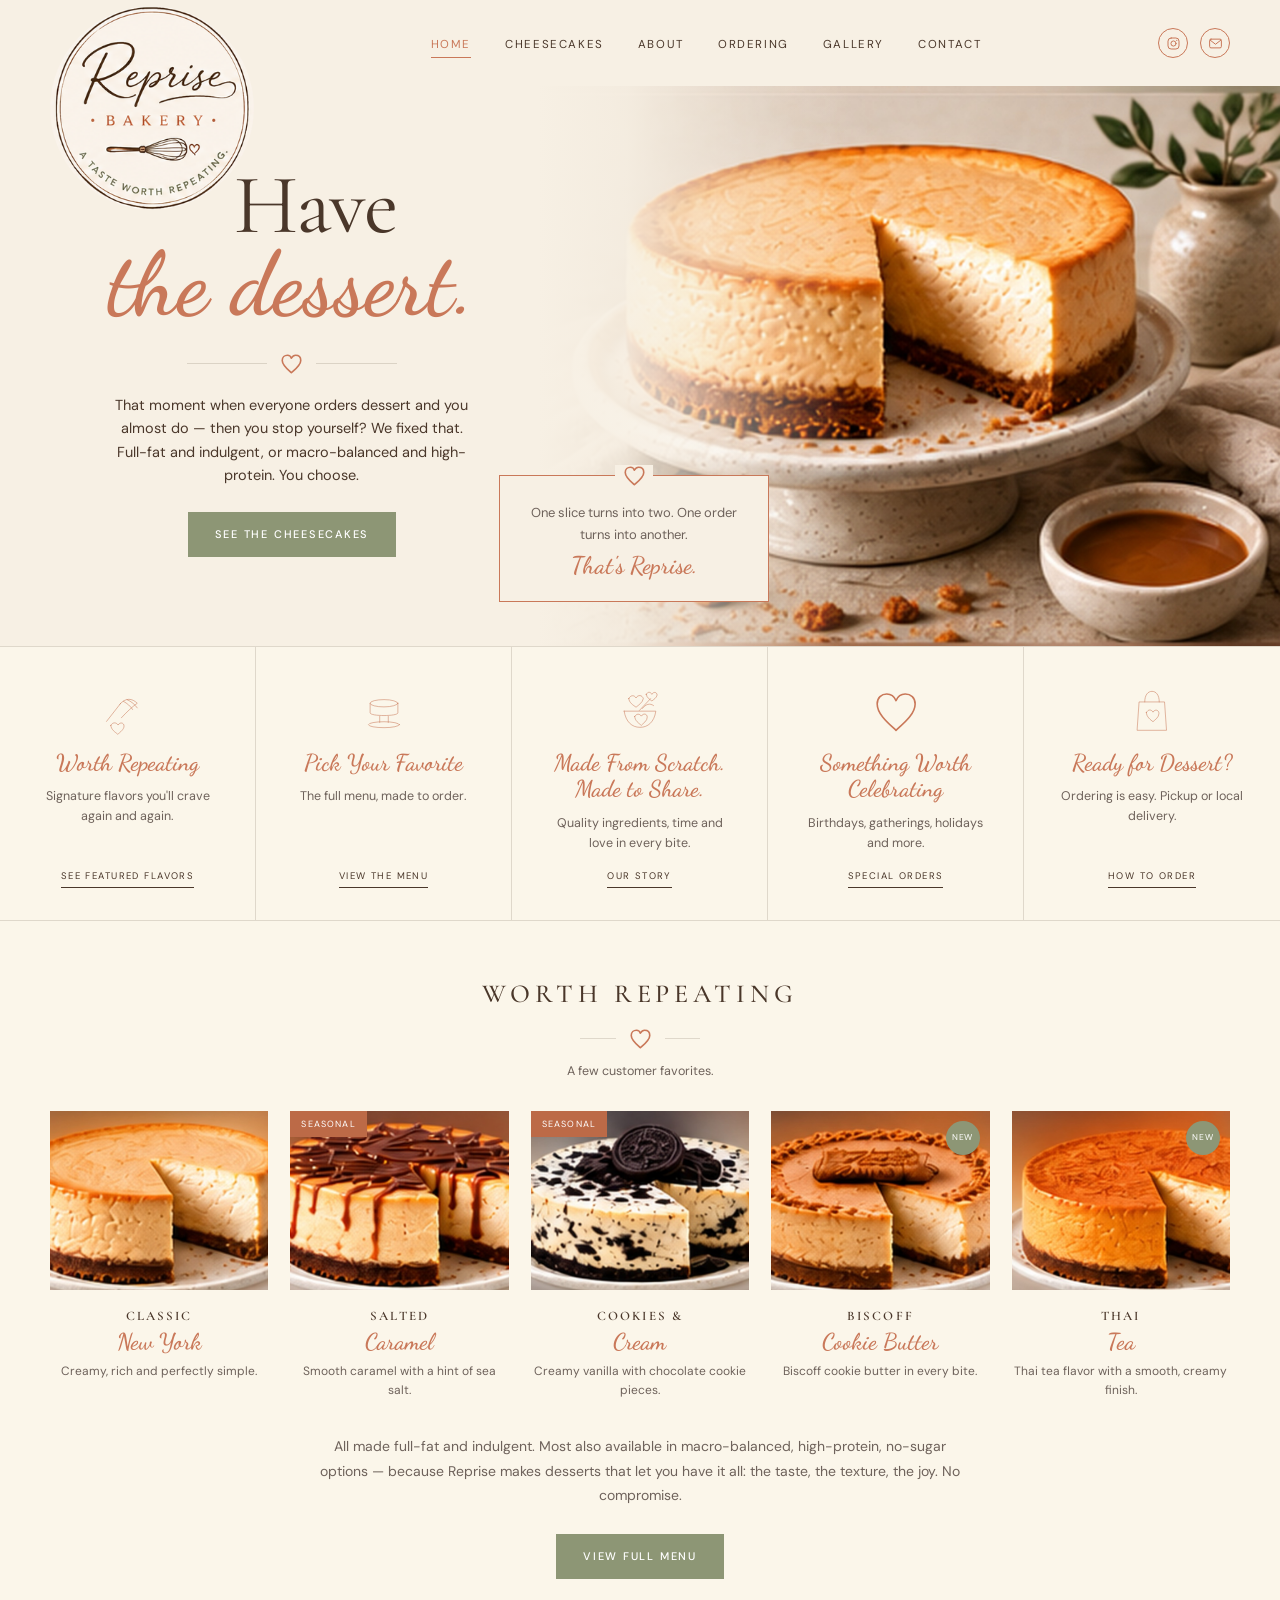
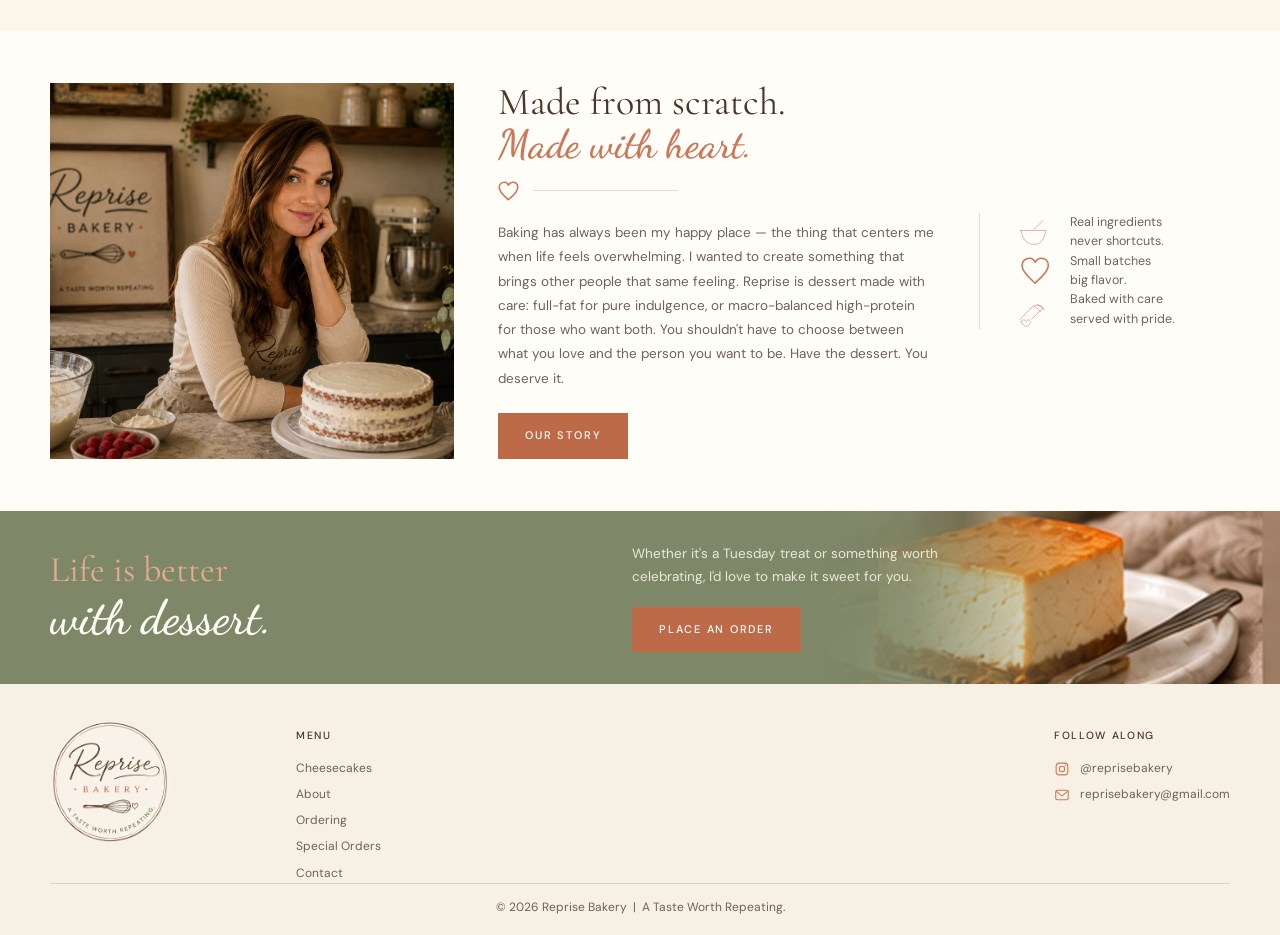
<file: index.html>
<!doctype html>
<html lang="en">
<head>
<meta charset="utf-8">
<meta name="viewport" content="width=device-width,initial-scale=1">
<title>Reprise Bakery | A Taste Worth Repeating</title>
<meta name="description" content="Small-batch desserts made from scratch — cheesecakes full-fat and indulgent, or macro-balanced and high-protein. You choose. Have the dessert.">
<link rel="icon" href="assets/favicon.svg" type="image/svg+xml">
<link rel="alternate icon" href="assets/favicon-32.png" sizes="32x32">
<link rel="apple-touch-icon" href="assets/apple-touch-icon.png">
<!-- Link preview for Instagram, Facebook, iMessage etc. og:url and og:image are
     absolute because most platforms ignore relative paths. If the site moves to
     its own domain, update the host in both. -->
<meta property="og:url" content="https://reprisebakery.com/">
<meta property="og:type" content="website">
<meta property="og:site_name" content="Reprise Bakery">
<meta property="og:title" content="Reprise Bakery | A Taste Worth Repeating">
<meta property="og:description" content="Small-batch desserts made from scratch — cheesecakes full-fat and indulgent, or macro-balanced and high-protein. You choose. Have the dessert.">
<meta property="og:image" content="https://reprisebakery.com/assets/hero-cheesecake.jpg">
<meta property="og:image:alt" content="A Reprise Bakery cheesecake">
<meta name="twitter:card" content="summary_large_image">
<link rel="preconnect" href="https://fonts.googleapis.com">
<link rel="preconnect" href="https://fonts.gstatic.com" crossorigin>
<link href="https://fonts.googleapis.com/css2?family=Cormorant+Garamond:wght@400;500;600&family=DM+Sans:opsz,wght@9..40,400;9..40,500&family=Dancing+Script:wght@500;600;700&display=swap" rel="stylesheet">
<link rel="stylesheet" href="assets/site.css">
</head>
<body>

<!-- ============ SVG sprite ============ -->
<svg style="display:none" aria-hidden="true">
  <!-- vector line art shipped with the mock: assets/icons/*.svg -->
  <symbol id="i-heart" viewBox="18 7 85 81">
    <path class="icon" d="M60 83C47 71 23 52 23 33 23 20 33 12 44 12c8 0 14 5 16 12 4-7 9-12 17-12 12 0 21 8 21 21 0 19-25 38-38 50Z"/>
  </symbol>
  <symbol id="i-whisk-heart" viewBox="0 0 200 160">
    <g class="icon">
      <path d="M35 110 L78 55"/><path d="M75 58C93 37 113 40 128 55 111 67 96 82 80 99"/>
      <path d="M86 49C98 56 107 63 114 74"/><path d="M97 44C111 50 121 59 128 69"/>
      <path d="M48 122c5-10 16-10 22-1 6-10 18-7 18 3 0 10-12 19-19 25-7-6-21-14-21-27Z"/>
    </g>
  </symbol>
  <symbol id="i-stand" viewBox="0 0 200 160">
    <g class="icon">
      <ellipse cx="100" cy="55" rx="42" ry="11"/><path d="M58 55V84c0 11 84 11 84 0V55"/>
      <path d="M87 95V113"/><path d="M113 95V113"/><ellipse cx="100" cy="120" rx="47" ry="9"/>
    </g>
  </symbol>
  <symbol id="i-bowl" viewBox="0 0 200 160">
    <g class="icon">
      <path d="M52 79H148c-5 33-24 49-48 49S57 112 52 79Z"/>
      <path d="M98 77 L132 41"/><path d="M107 71c11-14 23-17 34-9"/>
      <path d="M84 95c5-9 15-9 20-1 6-10 18-7 18 3 0 12-13 19-18 25-7-6-20-14-20-27Z"/>
      <path d="M66 41c5-11 16-12 22-2 6-11 19-9 22 2-2 12-15 20-22 26-8-6-21-13-22-26Z"/>
      <path d="M119 28c4-9 13-8 17 0 5-9 15-7 16 2-2 9-11 14-16 18-5-4-16-9-17-20Z"/>
    </g>
  </symbol>
  <symbol id="i-heart-lg" viewBox="0 0 200 160">
    <path class="icon" d="M100 137C80 118 43 89 43 57 43 38 56 27 72 27c13 0 23 8 28 20 5-12 15-20 28-20 17 0 30 11 30 30 0 32-38 61-58 80Z"/>
  </symbol>
  <symbol id="i-bag" viewBox="0 0 200 160">
    <g class="icon">
      <path d="M62 51H138l6 86H56Z"/><path d="M78 51c0-22 10-32 22-32s22 10 22 32"/>
      <path d="M83 83c5-10 15-10 20-1 6-10 18-7 18 4 0 12-12 19-18 25-7-6-20-14-20-28Z"/>
    </g>
  </symbol>
  <symbol id="i-story-bowl" viewBox="0 0 120 100">
    <g class="icon"><path d="M20 44H91c-4 29-18 40-35 40S25 73 20 44Z"/><path d="M57 41 L82 17"/></g>
  </symbol>
  <symbol id="i-story-heart" viewBox="0 0 120 100">
    <path class="icon" d="M60 83C47 71 23 52 23 33 23 20 33 12 44 12c8 0 14 5 16 12 4-7 9-12 17-12 12 0 21 8 21 21 0 19-25 38-38 50Z"/>
  </symbol>
  <symbol id="i-story-whisk" viewBox="0 0 120 100">
    <g class="icon">
      <path d="M17 79 L49 46"/><path d="M47 48c12-15 27-13 37-2-13 10-24 22-34 32"/>
      <path d="M57 40c8 4 14 10 19 17"/><path d="M67 36c9 4 15 10 20 16"/>
      <path d="M21 84c3-6 10-6 14 0 4-7 12-5 12 2 0 6-7 11-12 14-4-3-14-8-14-16Z"/>
    </g>
  </symbol>
  <symbol id="i-instagram" viewBox="0 0 24 24">
    <g class="icon">
      <rect x="3.2" y="3.2" width="17.6" height="17.6" rx="5"/>
      <circle cx="12" cy="12" r="4.1"/>
      <circle cx="17.2" cy="6.8" r="1" fill="currentColor" stroke="none"/>
    </g>
  </symbol>
  <symbol id="i-mail" viewBox="0 0 24 24">
    <g class="icon">
      <rect x="2.6" y="5" width="18.8" height="14" rx="2.2"/>
      <path d="m3.4 6.6 8.6 6.6 8.6-6.6"/>
    </g>
  </symbol>
</svg>

<!-- ============ header ============ -->
<header class="site-header">
  <div class="container nav">
    <a class="brand" href="#top" aria-label="Reprise Bakery — home"><span class="badge"></span></a>
    <ul class="navlinks">
      <li><a class="active" href="#top">Home</a></li>
      <li><a href="cheesecakes.html">Cheesecakes</a></li>
      <li><a href="about.html">About</a></li>
      <li><a href="ordering.html">Ordering</a></li>
      <li><a href="gallery.html">Gallery</a></li>
      <li><a href="ordering.html#contact">Contact</a></li>
    </ul>
    <div class="nav-icons">
      <a href="https://instagram.com/reprisebakery" aria-label="Instagram"><svg><use href="#i-instagram"/></svg></a>
      <a href="mailto:reprisebakery@gmail.com" aria-label="Email us"><svg><use href="#i-mail"/></svg></a>
    </div>
  </div>
</header>

<main id="top">

<!-- ============ hero ============ -->
<section class="hero">
  <div class="hero-media" role="img" aria-label="A golden cheesecake on a cake stand with one slice cut"></div>
  <div class="container hero-inner">
    <div class="hero-copy">
      <h1><span class="l1">Have</span><span class="l2">the dessert.</span></h1>
      <div class="rule"><svg><use href="#i-heart"/></svg></div>
      <p class="hero-sub">That moment when everyone orders dessert and you almost do — then you stop yourself? We fixed that. Full-fat and indulgent, or macro-balanced and high-protein. You choose.</p>
      <a class="btn btn-sage" href="#flavors">See the Cheesecakes</a>
    </div>
  </div>
  <div class="hero-card">
    <span class="heart"><svg><use href="#i-heart"/></svg></span>
    <p>One slice turns into two. One order turns into another.
      <span class="sig">That's Reprise.</span></p>
  </div>
</section>

<!-- ============ feature strip ============ -->
<section class="strip">
  <article>
    <span class="ico"><svg><use href="#i-whisk-heart"/></svg></span>
    <h3>Worth Repeating</h3>
    <p>Signature flavors you'll crave again and again.</p>
    <a class="tinylink" href="#flavors">See Featured Flavors</a>
  </article>
  <article>
    <span class="ico"><svg><use href="#i-stand"/></svg></span>
    <h3>Pick Your Favorite</h3>
    <p>The full menu, made to order.</p>
    <a class="tinylink" href="cheesecakes.html">View the Menu</a>
  </article>
  <article>
    <span class="ico"><svg><use href="#i-bowl"/></svg></span>
    <h3>Made From Scratch.<br>Made to Share.</h3>
    <p>Quality ingredients, time and love in every bite.</p>
    <a class="tinylink" href="about.html">Our Story</a>
  </article>
  <article>
    <span class="ico"><svg><use href="#i-heart-lg"/></svg></span>
    <h3>Something Worth<br>Celebrating</h3>
    <p>Birthdays, gatherings, holidays and more.</p>
    <a class="tinylink" href="ordering.html">Special Orders</a>
  </article>
  <article>
    <span class="ico"><svg><use href="#i-bag"/></svg></span>
    <h3>Ready for Dessert?</h3>
    <p>Ordering is easy. Pickup or local delivery.</p>
    <a class="tinylink" href="ordering.html">How to Order</a>
  </article>
</section>

<!-- ============ flavors ============ -->
<section class="section flavors" id="flavors">
  <div class="container">
    <div class="section-head">
      <h2>Worth Repeating</h2>
      <div class="rule"><svg><use href="#i-heart"/></svg></div>
      <p class="kicker">A few customer favorites.</p>
    </div>

    <div class="flavor-grid">
      <article class="flavor">
        <div class="shot"><img src="assets/classic-new-york.jpg" alt="Classic New York cheesecake"></div>
        <h3>Classic</h3>
        <div class="script">New York</div>
        <p>Creamy, rich and perfectly simple.</p>
      </article>
      <article class="flavor">
        <div class="shot">
          <img src="assets/salted-caramel.jpg" alt="Salted caramel cheesecake">
          <span class="tag-seasonal">Seasonal</span>
        </div>
        <h3>Salted</h3>
        <div class="script">Caramel</div>
        <p>Smooth caramel with a hint of sea salt.</p>
      </article>
      <article class="flavor">
        <div class="shot">
          <img src="assets/cookies-cream.jpg" alt="Cookies and cream cheesecake">
          <span class="tag-seasonal">Seasonal</span>
        </div>
        <h3>Cookies &amp;</h3>
        <div class="script">Cream</div>
        <p>Creamy vanilla with chocolate cookie pieces.</p>
      </article>
      <article class="flavor">
        <div class="shot">
          <img src="assets/biscoff-cookie-butter.jpg" alt="Biscoff cookie butter cheesecake">
          <span class="tag">New</span>
        </div>
        <h3>Biscoff</h3>
        <div class="script">Cookie Butter</div>
        <p>Biscoff cookie butter in every bite.</p>
      </article>
      <article class="flavor">
        <div class="shot">
          <!-- framed left of the badge burned into this shot; the .tag below replaces it -->
          <img class="shift-left" src="assets/thai-tea.jpg" alt="Thai tea cheesecake">
          <span class="tag">New</span>
        </div>
        <h3>Thai</h3>
        <div class="script">Tea</div>
        <p>Thai tea flavor with a smooth, creamy finish.</p>
      </article>
    </div>

    <p class="promise">All made full-fat and indulgent. Most also available in macro-balanced,
      high-protein, no-sugar options — because Reprise makes desserts that let you have it all:
      the taste, the texture, the joy. No compromise.</p>

    <div class="cta-row"><a class="btn btn-sage" href="cheesecakes.html">View Full Menu</a></div>
  </div>
</section>

<!-- ============ story ============ -->
<section class="story" id="story">
  <div class="container story-grid">
    <div class="story-photo"><img src="assets/story-jamie.jpg" alt="Jamie in the Reprise Bakery kitchen"></div>
    <div class="story-copy">
      <h2><span class="l1">Made from scratch.</span><span class="l2">Made with heart.</span></h2>
      <div class="rule rule--left"><svg><use href="#i-heart"/></svg></div>
      <p>Baking has always been my happy place — the thing that centers me when life feels
        overwhelming. I wanted to create something that brings other people that same feeling.
        Reprise is dessert made with care: full-fat for pure indulgence, or macro-balanced
        high-protein for those who want both. You shouldn't have to choose between what you love
        and the person you want to be. Have the dessert. You deserve it.</p>
      <a class="btn btn-terra" href="about.html">Our Story</a>
    </div>
    <div class="story-points">
      <ul>
        <li><span class="ico"><svg><use href="#i-story-bowl"/></svg></span><span>Real ingredients<br>never shortcuts.</span></li>
        <li><span class="ico"><svg><use href="#i-story-heart"/></svg></span><span>Small batches<br>big flavor.</span></li>
        <li><span class="ico"><svg><use href="#i-story-whisk"/></svg></span><span>Baked with care<br>served with pride.</span></li>
      </ul>
    </div>
  </div>
</section>

<!-- ============ order band ============ -->
<section class="band" id="order">
  <div class="band-media" role="img" aria-label="A slice of Reprise cheesecake on a plate"></div>
  <div class="container band-inner">
    <h2><span class="l1">Life is better</span><span class="l2">with dessert.</span></h2>
    <div>
      <p>Whether it's a Tuesday treat or something worth celebrating,
        I'd love to make it sweet for you.</p>
      <a class="btn btn-terra" href="ordering.html">Place an Order</a>
    </div>
  </div>
</section>

</main>

<!-- ============ footer ============ -->
<footer class="site-footer">
  <div class="container">
    <div class="footer-grid">
      <div class="footer-brand"><span class="badge"></span></div>
      <div>
        <h4>Menu</h4>
        <ul>
          <li><a href="cheesecakes.html">Cheesecakes</a></li>
          <li><a href="about.html">About</a></li>
          <li><a href="ordering.html">Ordering</a></li>
          <li><a href="ordering.html">Special Orders</a></li>
          <li><a href="ordering.html#contact">Contact</a></li>
        </ul>
      </div>
      <div>
        <h4>Follow Along</h4>
        <ul class="contact-list">
          <li><span class="ico"><svg><use href="#i-instagram"/></svg></span>
              <a href="https://instagram.com/reprisebakery">@reprisebakery</a></li>
          <li><span class="ico"><svg><use href="#i-mail"/></svg></span>
              <a href="mailto:reprisebakery@gmail.com">reprisebakery@gmail.com</a></li>
        </ul>
      </div>
    </div>
    <p class="colophon">&copy; 2026 Reprise Bakery &nbsp;|&nbsp; A Taste Worth Repeating.</p>
  </div>
</footer>

</body>
</html>
</file>
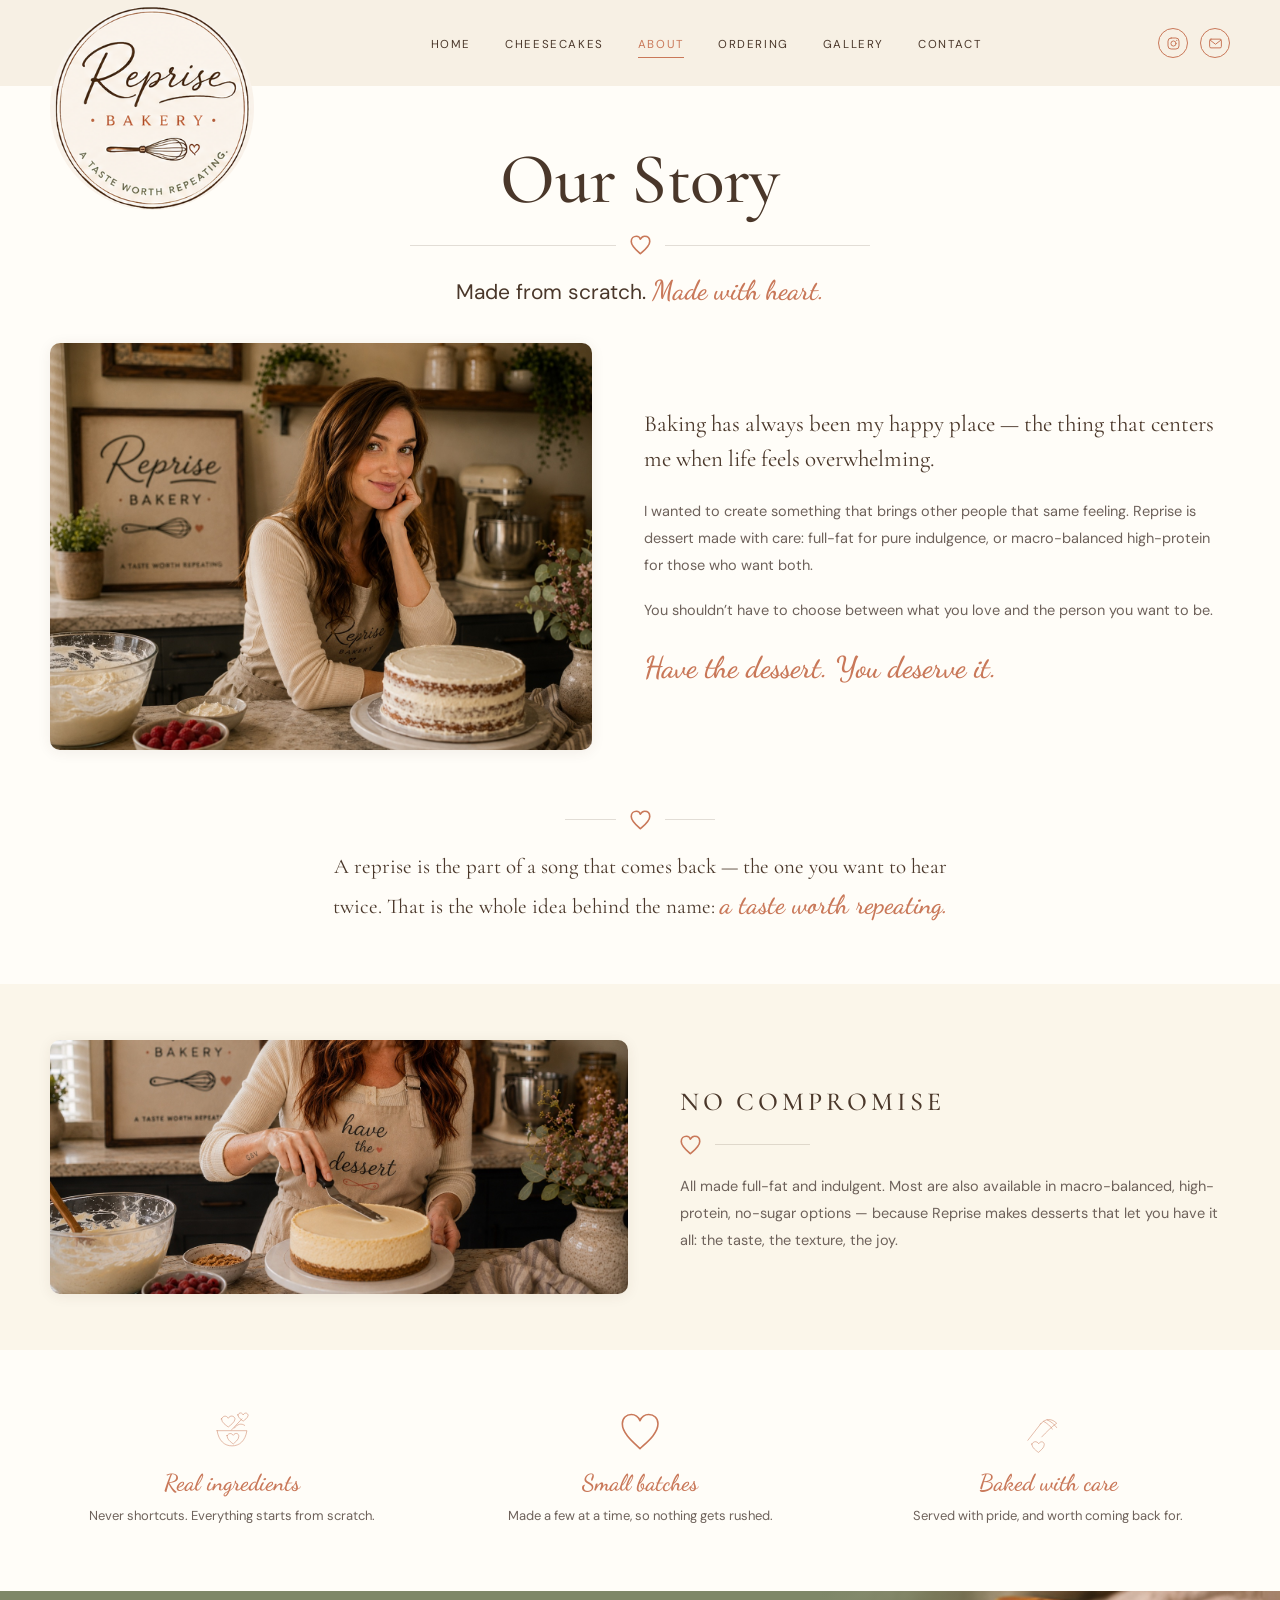
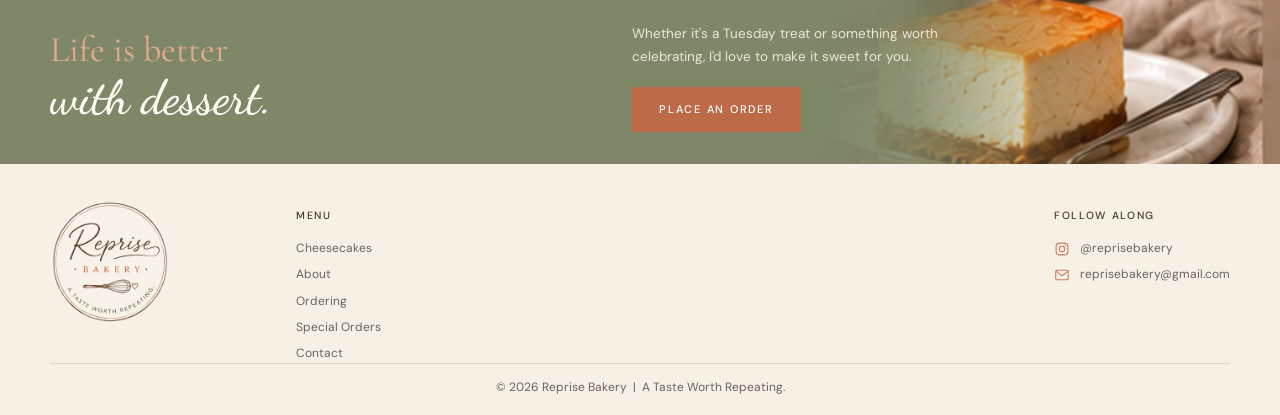
<file: about.html>
<!doctype html>
<html lang="en">
<head>
<meta charset="utf-8">
<meta name="viewport" content="width=device-width,initial-scale=1">
<title>Our Story | Reprise Bakery</title>
<meta name="description" content="Reprise Bakery is small-batch dessert made from scratch — full-fat and indulgent, or macro-balanced and high-protein. You shouldn't have to choose.">
<link rel="icon" href="assets/favicon.svg" type="image/svg+xml">
<link rel="alternate icon" href="assets/favicon-32.png" sizes="32x32">
<link rel="apple-touch-icon" href="assets/apple-touch-icon.png">
<!-- Link preview for Instagram, Facebook, iMessage etc. og:url and og:image are
     absolute because most platforms ignore relative paths. If the site moves to
     its own domain, update the host in both. -->
<meta property="og:url" content="https://reprisebakery.com/about.html">
<meta property="og:type" content="website">
<meta property="og:site_name" content="Reprise Bakery">
<meta property="og:title" content="Our Story | Reprise Bakery">
<meta property="og:description" content="Reprise Bakery is small-batch dessert made from scratch — full-fat and indulgent, or macro-balanced and high-protein. You shouldn't have to choose.">
<meta property="og:image" content="https://reprisebakery.com/assets/story-jamie.jpg">
<meta property="og:image:alt" content="A Reprise Bakery cheesecake">
<meta name="twitter:card" content="summary_large_image">
<link rel="preconnect" href="https://fonts.googleapis.com">
<link rel="preconnect" href="https://fonts.gstatic.com" crossorigin>
<link href="https://fonts.googleapis.com/css2?family=Cormorant+Garamond:wght@400;500;600&family=DM+Sans:opsz,wght@9..40,400;9..40,500&family=Dancing+Script:wght@500;600;700&display=swap" rel="stylesheet">
<link rel="stylesheet" href="assets/site.css">
</head>
<body class="page-about">

<svg style="display:none" aria-hidden="true">
  <!-- vector line art shipped with the mock: assets/icons/*.svg -->
  <symbol id="i-heart" viewBox="18 7 85 81">
    <path class="icon" d="M60 83C47 71 23 52 23 33 23 20 33 12 44 12c8 0 14 5 16 12 4-7 9-12 17-12 12 0 21 8 21 21 0 19-25 38-38 50Z"/>
  </symbol>
  <symbol id="i-whisk-heart" viewBox="0 0 200 160">
    <g class="icon">
      <path d="M35 110 L78 55"/><path d="M75 58C93 37 113 40 128 55 111 67 96 82 80 99"/>
      <path d="M86 49C98 56 107 63 114 74"/><path d="M97 44C111 50 121 59 128 69"/>
      <path d="M48 122c5-10 16-10 22-1 6-10 18-7 18 3 0 10-12 19-19 25-7-6-21-14-21-27Z"/>
    </g>
  </symbol>
  <symbol id="i-stand" viewBox="0 0 200 160">
    <g class="icon">
      <ellipse cx="100" cy="55" rx="42" ry="11"/><path d="M58 55V84c0 11 84 11 84 0V55"/>
      <path d="M87 95V113"/><path d="M113 95V113"/><ellipse cx="100" cy="120" rx="47" ry="9"/>
    </g>
  </symbol>
  <symbol id="i-bowl" viewBox="0 0 200 160">
    <g class="icon">
      <path d="M52 79H148c-5 33-24 49-48 49S57 112 52 79Z"/>
      <path d="M98 77 L132 41"/><path d="M107 71c11-14 23-17 34-9"/>
      <path d="M84 95c5-9 15-9 20-1 6-10 18-7 18 3 0 12-13 19-18 25-7-6-20-14-20-27Z"/>
      <path d="M66 41c5-11 16-12 22-2 6-11 19-9 22 2-2 12-15 20-22 26-8-6-21-13-22-26Z"/>
      <path d="M119 28c4-9 13-8 17 0 5-9 15-7 16 2-2 9-11 14-16 18-5-4-16-9-17-20Z"/>
    </g>
  </symbol>
  <symbol id="i-heart-lg" viewBox="0 0 200 160">
    <path class="icon" d="M100 137C80 118 43 89 43 57 43 38 56 27 72 27c13 0 23 8 28 20 5-12 15-20 28-20 17 0 30 11 30 30 0 32-38 61-58 80Z"/>
  </symbol>
  <symbol id="i-bag" viewBox="0 0 200 160">
    <g class="icon">
      <path d="M62 51H138l6 86H56Z"/><path d="M78 51c0-22 10-32 22-32s22 10 22 32"/>
      <path d="M83 83c5-10 15-10 20-1 6-10 18-7 18 4 0 12-12 19-18 25-7-6-20-14-20-28Z"/>
    </g>
  </symbol>
  <symbol id="i-story-bowl" viewBox="0 0 120 100">
    <g class="icon"><path d="M20 44H91c-4 29-18 40-35 40S25 73 20 44Z"/><path d="M57 41 L82 17"/></g>
  </symbol>
  <symbol id="i-story-heart" viewBox="0 0 120 100">
    <path class="icon" d="M60 83C47 71 23 52 23 33 23 20 33 12 44 12c8 0 14 5 16 12 4-7 9-12 17-12 12 0 21 8 21 21 0 19-25 38-38 50Z"/>
  </symbol>
  <symbol id="i-story-whisk" viewBox="0 0 120 100">
    <g class="icon">
      <path d="M17 79 L49 46"/><path d="M47 48c12-15 27-13 37-2-13 10-24 22-34 32"/>
      <path d="M57 40c8 4 14 10 19 17"/><path d="M67 36c9 4 15 10 20 16"/>
      <path d="M21 84c3-6 10-6 14 0 4-7 12-5 12 2 0 6-7 11-12 14-4-3-14-8-14-16Z"/>
    </g>
  </symbol>
  <symbol id="i-instagram" viewBox="0 0 24 24">
    <g class="icon">
      <rect x="3.2" y="3.2" width="17.6" height="17.6" rx="5"/>
      <circle cx="12" cy="12" r="4.1"/>
      <circle cx="17.2" cy="6.8" r="1" fill="currentColor" stroke="none"/>
    </g>
  </symbol>
  <symbol id="i-mail" viewBox="0 0 24 24">
    <g class="icon">
      <rect x="2.6" y="5" width="18.8" height="14" rx="2.2"/>
      <path d="m3.4 6.6 8.6 6.6 8.6-6.6"/>
    </g>
  </symbol>
</svg>

<header class="site-header">
  <div class="container nav">
    <a class="brand" href="index.html" aria-label="Reprise Bakery — home"><span class="badge"></span></a>
    <ul class="navlinks">
      <li><a href="index.html">Home</a></li>
      <li><a href="cheesecakes.html">Cheesecakes</a></li>
      <li><a class="active" href="about.html">About</a></li>
      <li><a href="ordering.html">Ordering</a></li>
      <li><a href="gallery.html">Gallery</a></li>
      <li><a href="ordering.html#contact">Contact</a></li>
    </ul>
    <div class="nav-icons">
      <a href="https://instagram.com/reprisebakery" aria-label="Instagram"><svg><use href="#i-instagram"/></svg></a>
      <a href="mailto:reprisebakery@gmail.com" aria-label="Email us"><svg><use href="#i-mail"/></svg></a>
    </div>
  </div>
</header>

<main id="top">

<section class="container menu-head">
  <h1>Our Story</h1>
  <div class="rule"><svg><use href="#i-heart"/></svg></div>
  <p class="tagline">Made from scratch. <em>Made with heart.</em></p>
</section>

<section class="container about-lead">
  <div class="shot"><img src="assets/story-jamie.jpg" alt="Jamie in the Reprise Bakery kitchen"></div>
  <div>
    <p class="lead">Baking has always been my happy place &mdash; the thing that centers me
      when life feels overwhelming.</p>
    <p>I wanted to create something that brings other people that same feeling. Reprise is
      dessert made with care: full-fat for pure indulgence, or macro-balanced
      high-protein for those who want both.</p>
    <p>You shouldn&rsquo;t have to choose between what you love and the person you want to be.</p>
    <span class="sign">Have the dessert. You deserve it.</span>
  </div>
</section>

<section class="container name-story">
  <div class="rule"><svg><use href="#i-heart"/></svg></div>
  <p>A reprise is the part of a song that comes back &mdash; the one you want to hear twice.
    That is the whole idea behind the name: <em>a taste worth repeating.</em></p>
</section>

<section class="about-promise">
  <div class="container inner">
    <div class="shot"><img src="assets/baking-with-love.jpg" alt="Smoothing the top of a cheesecake in a Reprise Bakery apron"></div>
    <div>
      <h2>No compromise</h2>
      <div class="rule"><svg><use href="#i-heart"/></svg></div>
      <p>All made full-fat and indulgent. Most are also available in macro-balanced,
        high-protein, no-sugar options &mdash; because Reprise makes desserts that let you
        have it all: the taste, the texture, the joy.</p>
    </div>
  </div>
</section>

<section class="container about-values">
  <ul>
    <li>
      <span class="ico"><svg><use href="#i-bowl"/></svg></span>
      <h3>Real ingredients</h3>
      <p>Never shortcuts. Everything starts from scratch.</p>
    </li>
    <li>
      <span class="ico"><svg><use href="#i-heart-lg"/></svg></span>
      <h3>Small batches</h3>
      <p>Made a few at a time, so nothing gets rushed.</p>
    </li>
    <li>
      <span class="ico"><svg><use href="#i-whisk-heart"/></svg></span>
      <h3>Baked with care</h3>
      <p>Served with pride, and worth coming back for.</p>
    </li>
  </ul>
</section>

<section class="band" id="order">
  <div class="band-media" role="img" aria-label="A slice of Reprise cheesecake on a plate"></div>
  <div class="container band-inner">
    <h2><span class="l1">Life is better</span><span class="l2">with dessert.</span></h2>
    <div>
      <p>Whether it's a Tuesday treat or something worth celebrating,
        I'd love to make it sweet for you.</p>
      <a class="btn btn-terra" href="ordering.html">Place an Order</a>
    </div>
  </div>
</section>

</main>

<footer class="site-footer">
  <div class="container">
    <div class="footer-grid">
      <div class="footer-brand"><span class="badge"></span></div>
      <div>
        <h4>Menu</h4>
        <ul>
          <li><a href="cheesecakes.html">Cheesecakes</a></li>
          <li><a href="about.html">About</a></li>
          <li><a href="ordering.html">Ordering</a></li>
          <li><a href="ordering.html">Special Orders</a></li>
          <li><a href="ordering.html#contact">Contact</a></li>
        </ul>
      </div>
      <div>
        <h4>Follow Along</h4>
        <ul class="contact-list">
          <li><span class="ico"><svg><use href="#i-instagram"/></svg></span>
              <a href="https://instagram.com/reprisebakery">@reprisebakery</a></li>
          <li><span class="ico"><svg><use href="#i-mail"/></svg></span>
              <a href="mailto:reprisebakery@gmail.com">reprisebakery@gmail.com</a></li>
        </ul>
      </div>
    </div>
    <p class="colophon">&copy; 2026 Reprise Bakery &nbsp;|&nbsp; A Taste Worth Repeating.</p>
  </div>
</footer>

</body>
</html>
</file>
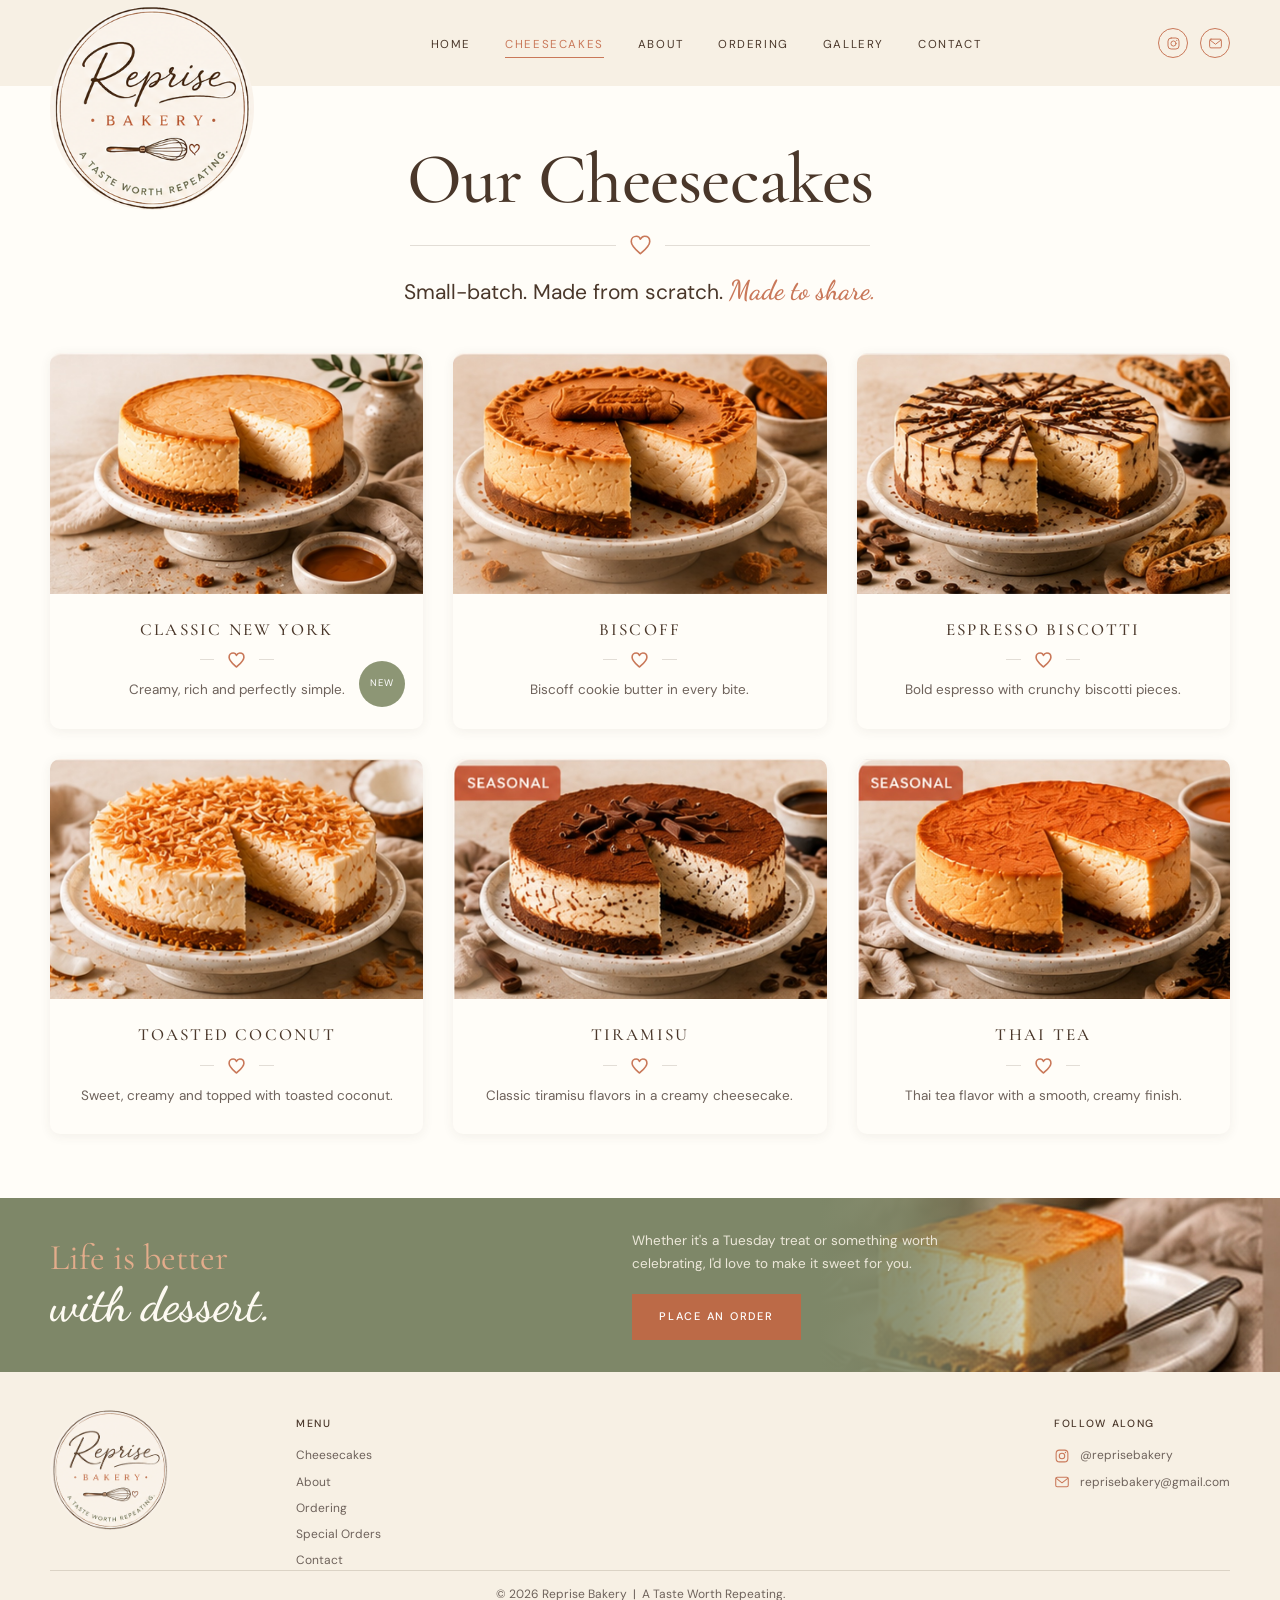
<file: cheesecakes.html>
<!doctype html>
<html lang="en">
<head>
<meta charset="utf-8">
<meta name="viewport" content="width=device-width,initial-scale=1">
<title>Our Cheesecakes | Reprise Bakery</title>
<meta name="description" content="Small-batch cheesecakes made from scratch — Classic New York, Biscoff, Espresso Biscotti, Toasted Coconut, plus seasonal Tiramisu and Thai Tea.">
<link rel="icon" href="assets/favicon.svg" type="image/svg+xml">
<link rel="alternate icon" href="assets/favicon-32.png" sizes="32x32">
<link rel="apple-touch-icon" href="assets/apple-touch-icon.png">
<!-- Link preview for Instagram, Facebook, iMessage etc. og:url and og:image are
     absolute because most platforms ignore relative paths. If the site moves to
     its own domain, update the host in both. -->
<meta property="og:url" content="https://reprisebakery.com/cheesecakes.html">
<meta property="og:type" content="website">
<meta property="og:site_name" content="Reprise Bakery">
<meta property="og:title" content="Our Cheesecakes | Reprise Bakery">
<meta property="og:description" content="Small-batch cheesecakes made from scratch — Classic New York, Biscoff, Espresso Biscotti, Toasted Coconut, plus seasonal Tiramisu and Thai Tea.">
<meta property="og:image" content="https://reprisebakery.com/assets/card-classic-new-york.jpg">
<meta property="og:image:alt" content="A Reprise Bakery cheesecake">
<meta name="twitter:card" content="summary_large_image">
<link rel="preconnect" href="https://fonts.googleapis.com">
<link rel="preconnect" href="https://fonts.gstatic.com" crossorigin>
<link href="https://fonts.googleapis.com/css2?family=Cormorant+Garamond:wght@400;500;600&family=DM+Sans:opsz,wght@9..40,400;9..40,500&family=Dancing+Script:wght@500;600;700&display=swap" rel="stylesheet">
<link rel="stylesheet" href="assets/site.css">
</head>
<body class="page-menu">

<svg style="display:none" aria-hidden="true">
  <!-- vector line art shipped with the mock: assets/icons/*.svg -->
  <symbol id="i-heart" viewBox="18 7 85 81">
    <path class="icon" d="M60 83C47 71 23 52 23 33 23 20 33 12 44 12c8 0 14 5 16 12 4-7 9-12 17-12 12 0 21 8 21 21 0 19-25 38-38 50Z"/>
  </symbol>
  <symbol id="i-whisk-heart" viewBox="0 0 200 160">
    <g class="icon">
      <path d="M35 110 L78 55"/><path d="M75 58C93 37 113 40 128 55 111 67 96 82 80 99"/>
      <path d="M86 49C98 56 107 63 114 74"/><path d="M97 44C111 50 121 59 128 69"/>
      <path d="M48 122c5-10 16-10 22-1 6-10 18-7 18 3 0 10-12 19-19 25-7-6-21-14-21-27Z"/>
    </g>
  </symbol>
  <symbol id="i-stand" viewBox="0 0 200 160">
    <g class="icon">
      <ellipse cx="100" cy="55" rx="42" ry="11"/><path d="M58 55V84c0 11 84 11 84 0V55"/>
      <path d="M87 95V113"/><path d="M113 95V113"/><ellipse cx="100" cy="120" rx="47" ry="9"/>
    </g>
  </symbol>
  <symbol id="i-bowl" viewBox="0 0 200 160">
    <g class="icon">
      <path d="M52 79H148c-5 33-24 49-48 49S57 112 52 79Z"/>
      <path d="M98 77 L132 41"/><path d="M107 71c11-14 23-17 34-9"/>
      <path d="M84 95c5-9 15-9 20-1 6-10 18-7 18 3 0 12-13 19-18 25-7-6-20-14-20-27Z"/>
      <path d="M66 41c5-11 16-12 22-2 6-11 19-9 22 2-2 12-15 20-22 26-8-6-21-13-22-26Z"/>
      <path d="M119 28c4-9 13-8 17 0 5-9 15-7 16 2-2 9-11 14-16 18-5-4-16-9-17-20Z"/>
    </g>
  </symbol>
  <symbol id="i-heart-lg" viewBox="0 0 200 160">
    <path class="icon" d="M100 137C80 118 43 89 43 57 43 38 56 27 72 27c13 0 23 8 28 20 5-12 15-20 28-20 17 0 30 11 30 30 0 32-38 61-58 80Z"/>
  </symbol>
  <symbol id="i-bag" viewBox="0 0 200 160">
    <g class="icon">
      <path d="M62 51H138l6 86H56Z"/><path d="M78 51c0-22 10-32 22-32s22 10 22 32"/>
      <path d="M83 83c5-10 15-10 20-1 6-10 18-7 18 4 0 12-12 19-18 25-7-6-20-14-20-28Z"/>
    </g>
  </symbol>
  <symbol id="i-story-bowl" viewBox="0 0 120 100">
    <g class="icon"><path d="M20 44H91c-4 29-18 40-35 40S25 73 20 44Z"/><path d="M57 41 L82 17"/></g>
  </symbol>
  <symbol id="i-story-heart" viewBox="0 0 120 100">
    <path class="icon" d="M60 83C47 71 23 52 23 33 23 20 33 12 44 12c8 0 14 5 16 12 4-7 9-12 17-12 12 0 21 8 21 21 0 19-25 38-38 50Z"/>
  </symbol>
  <symbol id="i-story-whisk" viewBox="0 0 120 100">
    <g class="icon">
      <path d="M17 79 L49 46"/><path d="M47 48c12-15 27-13 37-2-13 10-24 22-34 32"/>
      <path d="M57 40c8 4 14 10 19 17"/><path d="M67 36c9 4 15 10 20 16"/>
      <path d="M21 84c3-6 10-6 14 0 4-7 12-5 12 2 0 6-7 11-12 14-4-3-14-8-14-16Z"/>
    </g>
  </symbol>
  <symbol id="i-instagram" viewBox="0 0 24 24">
    <g class="icon">
      <rect x="3.2" y="3.2" width="17.6" height="17.6" rx="5"/>
      <circle cx="12" cy="12" r="4.1"/>
      <circle cx="17.2" cy="6.8" r="1" fill="currentColor" stroke="none"/>
    </g>
  </symbol>
  <symbol id="i-mail" viewBox="0 0 24 24">
    <g class="icon">
      <rect x="2.6" y="5" width="18.8" height="14" rx="2.2"/>
      <path d="m3.4 6.6 8.6 6.6 8.6-6.6"/>
    </g>
  </symbol>
</svg>

<header class="site-header">
  <div class="container nav">
    <a class="brand" href="index.html" aria-label="Reprise Bakery — home"><span class="badge"></span></a>
    <ul class="navlinks">
      <li><a href="index.html">Home</a></li>
      <li><a class="active" href="cheesecakes.html">Cheesecakes</a></li>
      <li><a href="about.html">About</a></li>
      <li><a href="ordering.html">Ordering</a></li>
      <li><a href="gallery.html">Gallery</a></li>
      <li><a href="ordering.html#contact">Contact</a></li>
    </ul>
    <div class="nav-icons">
      <a href="https://instagram.com/reprisebakery" aria-label="Instagram"><svg><use href="#i-instagram"/></svg></a>
      <a href="mailto:reprisebakery@gmail.com" aria-label="Email us"><svg><use href="#i-mail"/></svg></a>
    </div>
  </div>
</header>

<main id="top">

<section class="container menu-head">
  <h1>Our Cheesecakes</h1>
  <div class="rule"><svg><use href="#i-heart"/></svg></div>
  <p class="tagline">Small-batch. Made from scratch. <em>Made to share.</em></p>
</section>

<section class="container">
  <div class="menu-grid">
      <article class="cake">
        <div class="shot"><img src="assets/card-classic-new-york.jpg" alt="Classic New York cheesecake"></div>
        <div class="cake-body">
          <h2>Classic New York</h2>
          <div class="rule"><svg><use href="#i-heart"/></svg></div>
          <p>Creamy, rich and perfectly simple.</p>
        </div>
        <span class="tag-new">New</span>
      </article>
      <article class="cake">
        <div class="shot"><img src="assets/card-biscoff.jpg" alt="Biscoff cheesecake"></div>
        <div class="cake-body">
          <h2>Biscoff</h2>
          <div class="rule"><svg><use href="#i-heart"/></svg></div>
          <p>Biscoff cookie butter in every bite.</p>
        </div>
      </article>
      <article class="cake">
        <div class="shot"><img src="assets/card-espresso-biscotti.jpg" alt="Espresso Biscotti cheesecake"></div>
        <div class="cake-body">
          <h2>Espresso Biscotti</h2>
          <div class="rule"><svg><use href="#i-heart"/></svg></div>
          <p>Bold espresso with crunchy biscotti pieces.</p>
        </div>
      </article>
      <article class="cake">
        <div class="shot"><img src="assets/card-toasted-coconut.jpg" alt="Toasted Coconut cheesecake"></div>
        <div class="cake-body">
          <h2>Toasted Coconut</h2>
          <div class="rule"><svg><use href="#i-heart"/></svg></div>
          <p>Sweet, creamy and topped with toasted coconut.</p>
        </div>
      </article>
      <article class="cake">
        <div class="shot"><img class="flag-left" src="assets/card-tiramisu.jpg" alt="Tiramisu cheesecake"></div>
        <div class="cake-body">
          <h2>Tiramisu</h2>
          <div class="rule"><svg><use href="#i-heart"/></svg></div>
          <p>Classic tiramisu flavors in a creamy cheesecake.</p>
        </div>
      </article>
      <article class="cake">
        <div class="shot"><img class="flag-left" src="assets/card-thai-tea.jpg" alt="Thai Tea cheesecake"></div>
        <div class="cake-body">
          <h2>Thai Tea</h2>
          <div class="rule"><svg><use href="#i-heart"/></svg></div>
          <p>Thai tea flavor with a smooth, creamy finish.</p>
        </div>
      </article>
  </div>
</section>

<section class="band" id="order">
  <div class="band-media" role="img" aria-label="A slice of Reprise cheesecake on a plate"></div>
  <div class="container band-inner">
    <h2><span class="l1">Life is better</span><span class="l2">with dessert.</span></h2>
    <div>
      <p>Whether it's a Tuesday treat or something worth celebrating,
        I'd love to make it sweet for you.</p>
      <a class="btn btn-terra" href="ordering.html">Place an Order</a>
    </div>
  </div>
</section>

</main>

<footer class="site-footer">
  <div class="container">
    <div class="footer-grid">
      <div class="footer-brand"><span class="badge"></span></div>
      <div>
        <h4>Menu</h4>
        <ul>
          <li><a href="cheesecakes.html">Cheesecakes</a></li>
          <li><a href="about.html">About</a></li>
          <li><a href="ordering.html">Ordering</a></li>
          <li><a href="ordering.html">Special Orders</a></li>
          <li><a href="ordering.html#contact">Contact</a></li>
        </ul>
      </div>
      <div>
        <h4>Follow Along</h4>
        <ul class="contact-list">
          <li><span class="ico"><svg><use href="#i-instagram"/></svg></span>
              <a href="https://instagram.com/reprisebakery">@reprisebakery</a></li>
          <li><span class="ico"><svg><use href="#i-mail"/></svg></span>
              <a href="mailto:reprisebakery@gmail.com">reprisebakery@gmail.com</a></li>
        </ul>
      </div>
    </div>
    <p class="colophon">&copy; 2026 Reprise Bakery &nbsp;|&nbsp; A Taste Worth Repeating.</p>
  </div>
</footer>

</body>
</html>
</file>
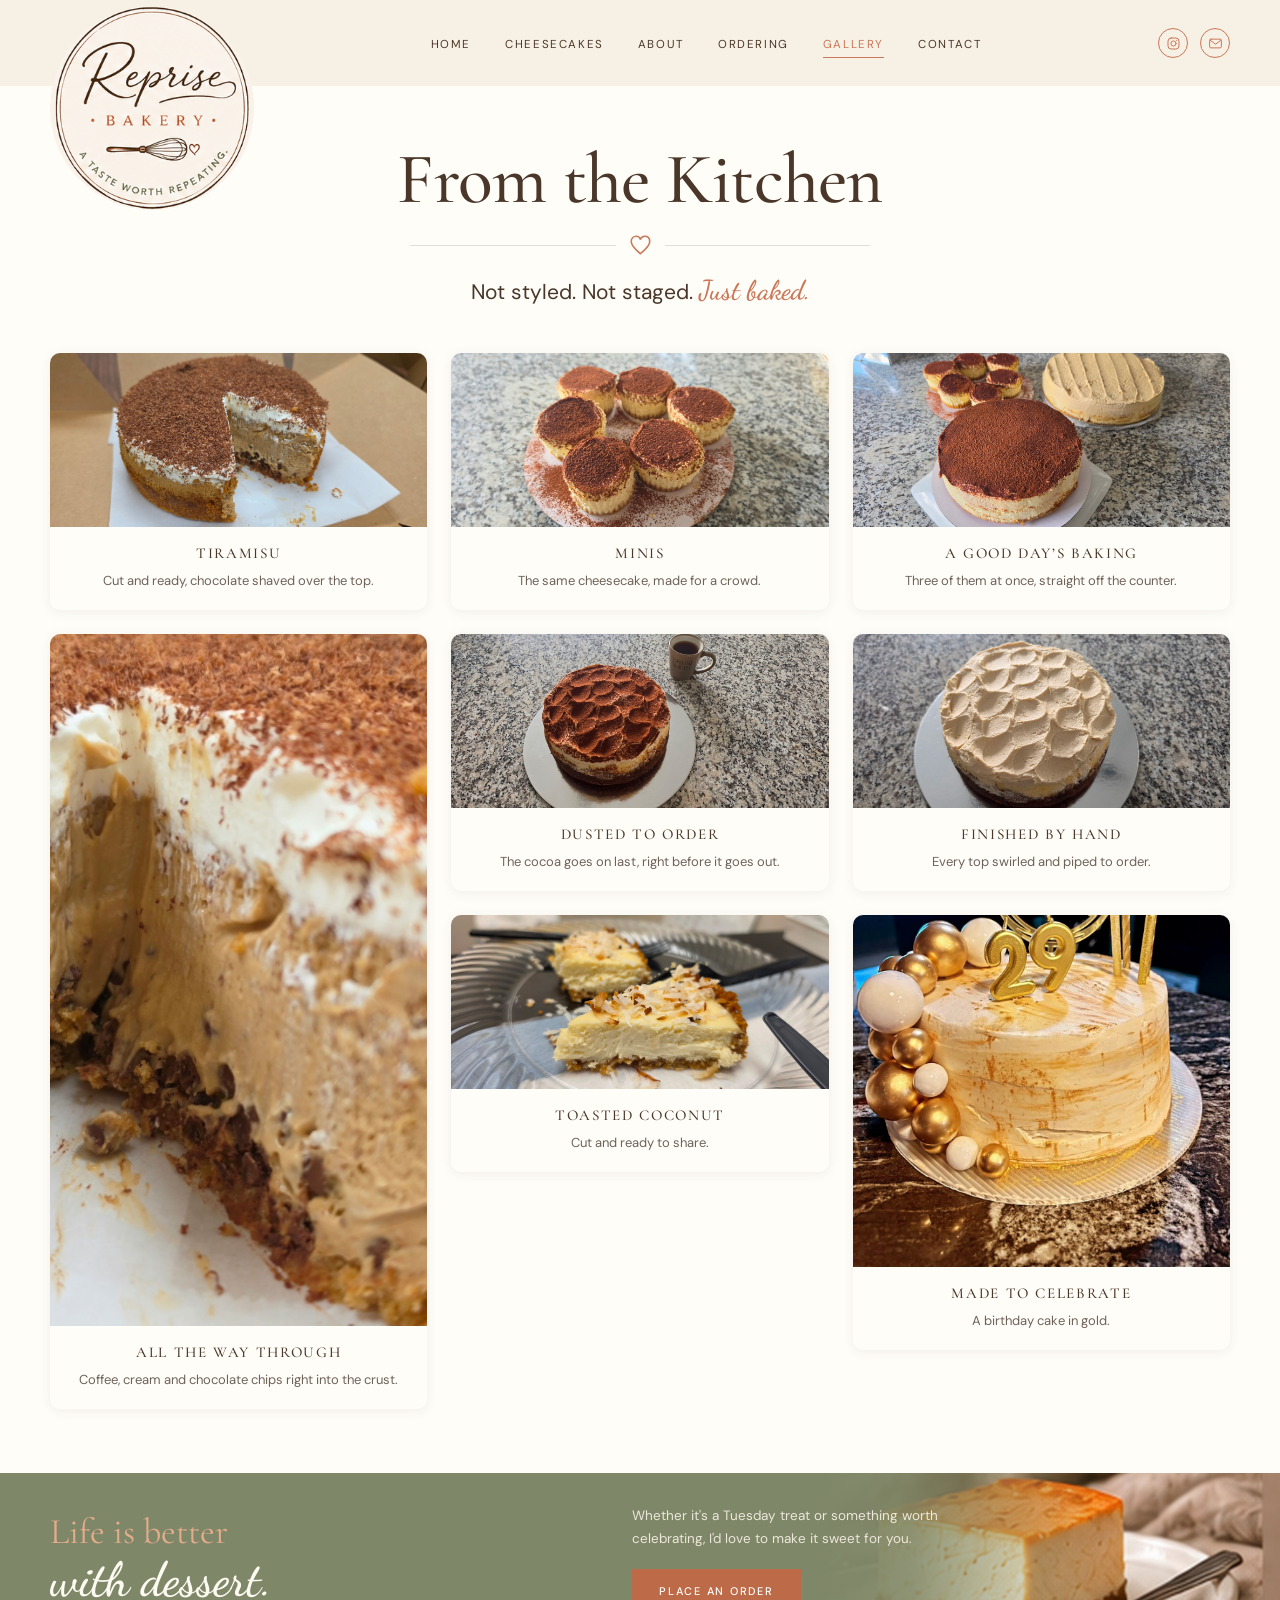
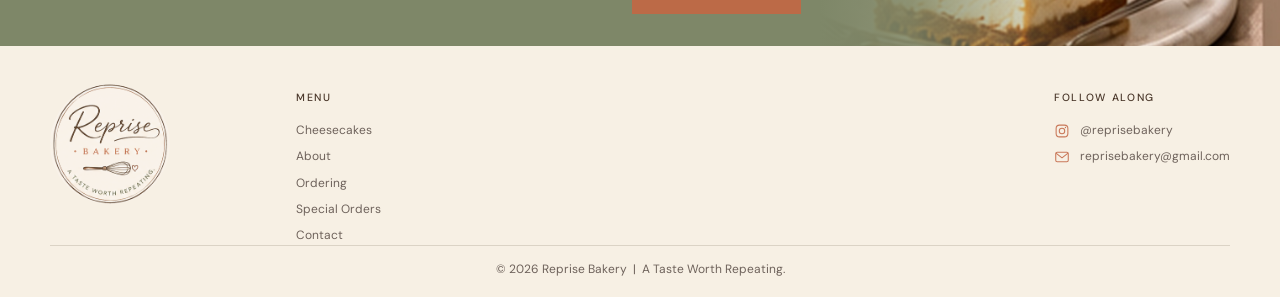
<file: gallery.html>
<!doctype html>
<html lang="en">
<head>
<meta charset="utf-8">
<meta name="viewport" content="width=device-width,initial-scale=1">
<title>From the Kitchen | Reprise Bakery</title>
<meta name="description" content="From the Reprise kitchen — small-batch desserts, baked by hand and photographed as they come out of the pan.">
<link rel="icon" href="assets/favicon.svg" type="image/svg+xml">
<link rel="alternate icon" href="assets/favicon-32.png" sizes="32x32">
<link rel="apple-touch-icon" href="assets/apple-touch-icon.png">
<!-- Link preview for Instagram, Facebook, iMessage etc. og:url and og:image are
     absolute because most platforms ignore relative paths. If the site moves to
     its own domain, update the host in both. -->
<meta property="og:url" content="https://reprisebakery.com/gallery.html">
<meta property="og:type" content="website">
<meta property="og:site_name" content="Reprise Bakery">
<meta property="og:title" content="From the Kitchen | Reprise Bakery">
<meta property="og:description" content="From the Reprise kitchen — small-batch desserts, baked by hand and photographed as they come out of the pan.">
<meta property="og:image" content="https://reprisebakery.com/assets/gallery/photo-10.jpg">
<meta property="og:image:alt" content="A Reprise Bakery cheesecake">
<meta name="twitter:card" content="summary_large_image">
<link rel="preconnect" href="https://fonts.googleapis.com">
<link rel="preconnect" href="https://fonts.gstatic.com" crossorigin>
<link href="https://fonts.googleapis.com/css2?family=Cormorant+Garamond:wght@400;500;600&family=DM+Sans:opsz,wght@9..40,400;9..40,500&family=Dancing+Script:wght@500;600;700&display=swap" rel="stylesheet">
<link rel="stylesheet" href="assets/site.css">
</head>
<body class="page-gallery">

<svg style="display:none" aria-hidden="true">
  <!-- vector line art shipped with the mock: assets/icons/*.svg -->
  <symbol id="i-heart" viewBox="18 7 85 81">
    <path class="icon" d="M60 83C47 71 23 52 23 33 23 20 33 12 44 12c8 0 14 5 16 12 4-7 9-12 17-12 12 0 21 8 21 21 0 19-25 38-38 50Z"/>
  </symbol>
  <symbol id="i-whisk-heart" viewBox="0 0 200 160">
    <g class="icon">
      <path d="M35 110 L78 55"/><path d="M75 58C93 37 113 40 128 55 111 67 96 82 80 99"/>
      <path d="M86 49C98 56 107 63 114 74"/><path d="M97 44C111 50 121 59 128 69"/>
      <path d="M48 122c5-10 16-10 22-1 6-10 18-7 18 3 0 10-12 19-19 25-7-6-21-14-21-27Z"/>
    </g>
  </symbol>
  <symbol id="i-stand" viewBox="0 0 200 160">
    <g class="icon">
      <ellipse cx="100" cy="55" rx="42" ry="11"/><path d="M58 55V84c0 11 84 11 84 0V55"/>
      <path d="M87 95V113"/><path d="M113 95V113"/><ellipse cx="100" cy="120" rx="47" ry="9"/>
    </g>
  </symbol>
  <symbol id="i-bowl" viewBox="0 0 200 160">
    <g class="icon">
      <path d="M52 79H148c-5 33-24 49-48 49S57 112 52 79Z"/>
      <path d="M98 77 L132 41"/><path d="M107 71c11-14 23-17 34-9"/>
      <path d="M84 95c5-9 15-9 20-1 6-10 18-7 18 3 0 12-13 19-18 25-7-6-20-14-20-27Z"/>
      <path d="M66 41c5-11 16-12 22-2 6-11 19-9 22 2-2 12-15 20-22 26-8-6-21-13-22-26Z"/>
      <path d="M119 28c4-9 13-8 17 0 5-9 15-7 16 2-2 9-11 14-16 18-5-4-16-9-17-20Z"/>
    </g>
  </symbol>
  <symbol id="i-heart-lg" viewBox="0 0 200 160">
    <path class="icon" d="M100 137C80 118 43 89 43 57 43 38 56 27 72 27c13 0 23 8 28 20 5-12 15-20 28-20 17 0 30 11 30 30 0 32-38 61-58 80Z"/>
  </symbol>
  <symbol id="i-bag" viewBox="0 0 200 160">
    <g class="icon">
      <path d="M62 51H138l6 86H56Z"/><path d="M78 51c0-22 10-32 22-32s22 10 22 32"/>
      <path d="M83 83c5-10 15-10 20-1 6-10 18-7 18 4 0 12-12 19-18 25-7-6-20-14-20-28Z"/>
    </g>
  </symbol>
  <symbol id="i-story-bowl" viewBox="0 0 120 100">
    <g class="icon"><path d="M20 44H91c-4 29-18 40-35 40S25 73 20 44Z"/><path d="M57 41 L82 17"/></g>
  </symbol>
  <symbol id="i-story-heart" viewBox="0 0 120 100">
    <path class="icon" d="M60 83C47 71 23 52 23 33 23 20 33 12 44 12c8 0 14 5 16 12 4-7 9-12 17-12 12 0 21 8 21 21 0 19-25 38-38 50Z"/>
  </symbol>
  <symbol id="i-story-whisk" viewBox="0 0 120 100">
    <g class="icon">
      <path d="M17 79 L49 46"/><path d="M47 48c12-15 27-13 37-2-13 10-24 22-34 32"/>
      <path d="M57 40c8 4 14 10 19 17"/><path d="M67 36c9 4 15 10 20 16"/>
      <path d="M21 84c3-6 10-6 14 0 4-7 12-5 12 2 0 6-7 11-12 14-4-3-14-8-14-16Z"/>
    </g>
  </symbol>
  <symbol id="i-instagram" viewBox="0 0 24 24">
    <g class="icon">
      <rect x="3.2" y="3.2" width="17.6" height="17.6" rx="5"/>
      <circle cx="12" cy="12" r="4.1"/>
      <circle cx="17.2" cy="6.8" r="1" fill="currentColor" stroke="none"/>
    </g>
  </symbol>
  <symbol id="i-mail" viewBox="0 0 24 24">
    <g class="icon">
      <rect x="2.6" y="5" width="18.8" height="14" rx="2.2"/>
      <path d="m3.4 6.6 8.6 6.6 8.6-6.6"/>
    </g>
  </symbol>
</svg>

<header class="site-header">
  <div class="container nav">
    <a class="brand" href="index.html" aria-label="Reprise Bakery — home"><span class="badge"></span></a>
    <ul class="navlinks">
      <li><a href="index.html">Home</a></li>
      <li><a href="cheesecakes.html">Cheesecakes</a></li>
      <li><a href="about.html">About</a></li>
      <li><a href="ordering.html">Ordering</a></li>
      <li><a class="active" href="gallery.html">Gallery</a></li>
      <li><a href="ordering.html#contact">Contact</a></li>
    </ul>
    <div class="nav-icons">
      <a href="https://instagram.com/reprisebakery" aria-label="Instagram"><svg><use href="#i-instagram"/></svg></a>
      <a href="mailto:reprisebakery@gmail.com" aria-label="Email us"><svg><use href="#i-mail"/></svg></a>
    </div>
  </div>
</header>

<main id="top">

<section class="container menu-head">
  <h1>From the Kitchen</h1>
  <div class="rule"><svg><use href="#i-heart"/></svg></div>
  <p class="tagline">Not styled. Not staged. <em>Just baked.</em></p>
</section>

<section class="container">
  <div class="gallery" id="gallery">
      <figure>
        <img src="assets/gallery/photo-09.jpg" alt="Tiramisu" loading="lazy">
        <figcaption><b>Tiramisu</b>Cut and ready, chocolate shaved over the top.</figcaption>
      </figure>
      <figure>
        <img src="assets/gallery/photo-10.jpg" alt="All the way through" loading="lazy">
        <figcaption><b>All the way through</b>Coffee, cream and chocolate chips right into the crust.</figcaption>
      </figure>
      <figure>
        <img src="assets/gallery/photo-06.jpg" alt="Minis" loading="lazy">
        <figcaption><b>Minis</b>The same cheesecake, made for a crowd.</figcaption>
      </figure>
      <figure>
        <img src="assets/gallery/photo-03.jpg" alt="Dusted to order" loading="lazy">
        <figcaption><b>Dusted to order</b>The cocoa goes on last, right before it goes out.</figcaption>
      </figure>
      <figure>
        <img src="assets/gallery/photo-05.jpg" alt="Toasted Coconut" loading="lazy">
        <figcaption><b>Toasted Coconut</b>Cut and ready to share.</figcaption>
      </figure>
      <figure>
        <img src="assets/gallery/photo-07.jpg" alt="A good day&rsquo;s baking" loading="lazy">
        <figcaption><b>A good day&rsquo;s baking</b>Three of them at once, straight off the counter.</figcaption>
      </figure>
      <figure>
        <img src="assets/gallery/photo-04.jpg" alt="Finished by hand" loading="lazy">
        <figcaption><b>Finished by hand</b>Every top swirled and piped to order.</figcaption>
      </figure>
      <figure class="crop-top">
        <img src="assets/gallery/photo-02.jpg" alt="Made to celebrate" loading="lazy">
        <figcaption><b>Made to celebrate</b>A birthday cake in gold.</figcaption>
      </figure>
  </div>
  <div class="gallery-empty" id="galleryEmpty" hidden>
    <b>The gallery photos have not been added yet.</b>
    Drop the kitchen photos into <code>assets/gallery/</code> using the file names
    listed in <code>assets/gallery/README.txt</code>, or run
    <code>scripts/prep-photos.sh</code> to resize them automatically.
  </div>
</section>

<section class="band" id="order">
  <div class="band-media" role="img" aria-label="A slice of Reprise cheesecake on a plate"></div>
  <div class="container band-inner">
    <h2><span class="l1">Life is better</span><span class="l2">with dessert.</span></h2>
    <div>
      <p>Whether it's a Tuesday treat or something worth celebrating,
        I'd love to make it sweet for you.</p>
      <a class="btn btn-terra" href="ordering.html">Place an Order</a>
    </div>
  </div>
</section>

</main>

<footer class="site-footer">
  <div class="container">
    <div class="footer-grid">
      <div class="footer-brand"><span class="badge"></span></div>
      <div>
        <h4>Menu</h4>
        <ul>
          <li><a href="cheesecakes.html">Cheesecakes</a></li>
          <li><a href="about.html">About</a></li>
          <li><a href="ordering.html">Ordering</a></li>
          <li><a href="ordering.html">Special Orders</a></li>
          <li><a href="ordering.html#contact">Contact</a></li>
        </ul>
      </div>
      <div>
        <h4>Follow Along</h4>
        <ul class="contact-list">
          <li><span class="ico"><svg><use href="#i-instagram"/></svg></span>
              <a href="https://instagram.com/reprisebakery">@reprisebakery</a></li>
          <li><span class="ico"><svg><use href="#i-mail"/></svg></span>
              <a href="mailto:reprisebakery@gmail.com">reprisebakery@gmail.com</a></li>
        </ul>
      </div>
    </div>
    <p class="colophon">&copy; 2026 Reprise Bakery &nbsp;|&nbsp; A Taste Worth Repeating.</p>
  </div>
</footer>

<script>
/* Hide any photo that has not been added yet, so a partly filled gallery
   still looks intentional rather than broken. */
(function () {
  var grid = document.getElementById('gallery');
  var empty = document.getElementById('galleryEmpty');
  var figures = Array.prototype.slice.call(grid.querySelectorAll('figure'));
  var remaining = figures.length;
  function drop(fig) {
    fig.remove();
    if (--remaining === 0) { grid.hidden = true; empty.hidden = false; }
  }
  figures.forEach(function (fig) {
    var img = fig.querySelector('img');
    if (img.complete && img.naturalWidth === 0) return drop(fig);
    img.addEventListener('error', function () { drop(fig); });
  });
})();
</script>

</body>
</html>
</file>
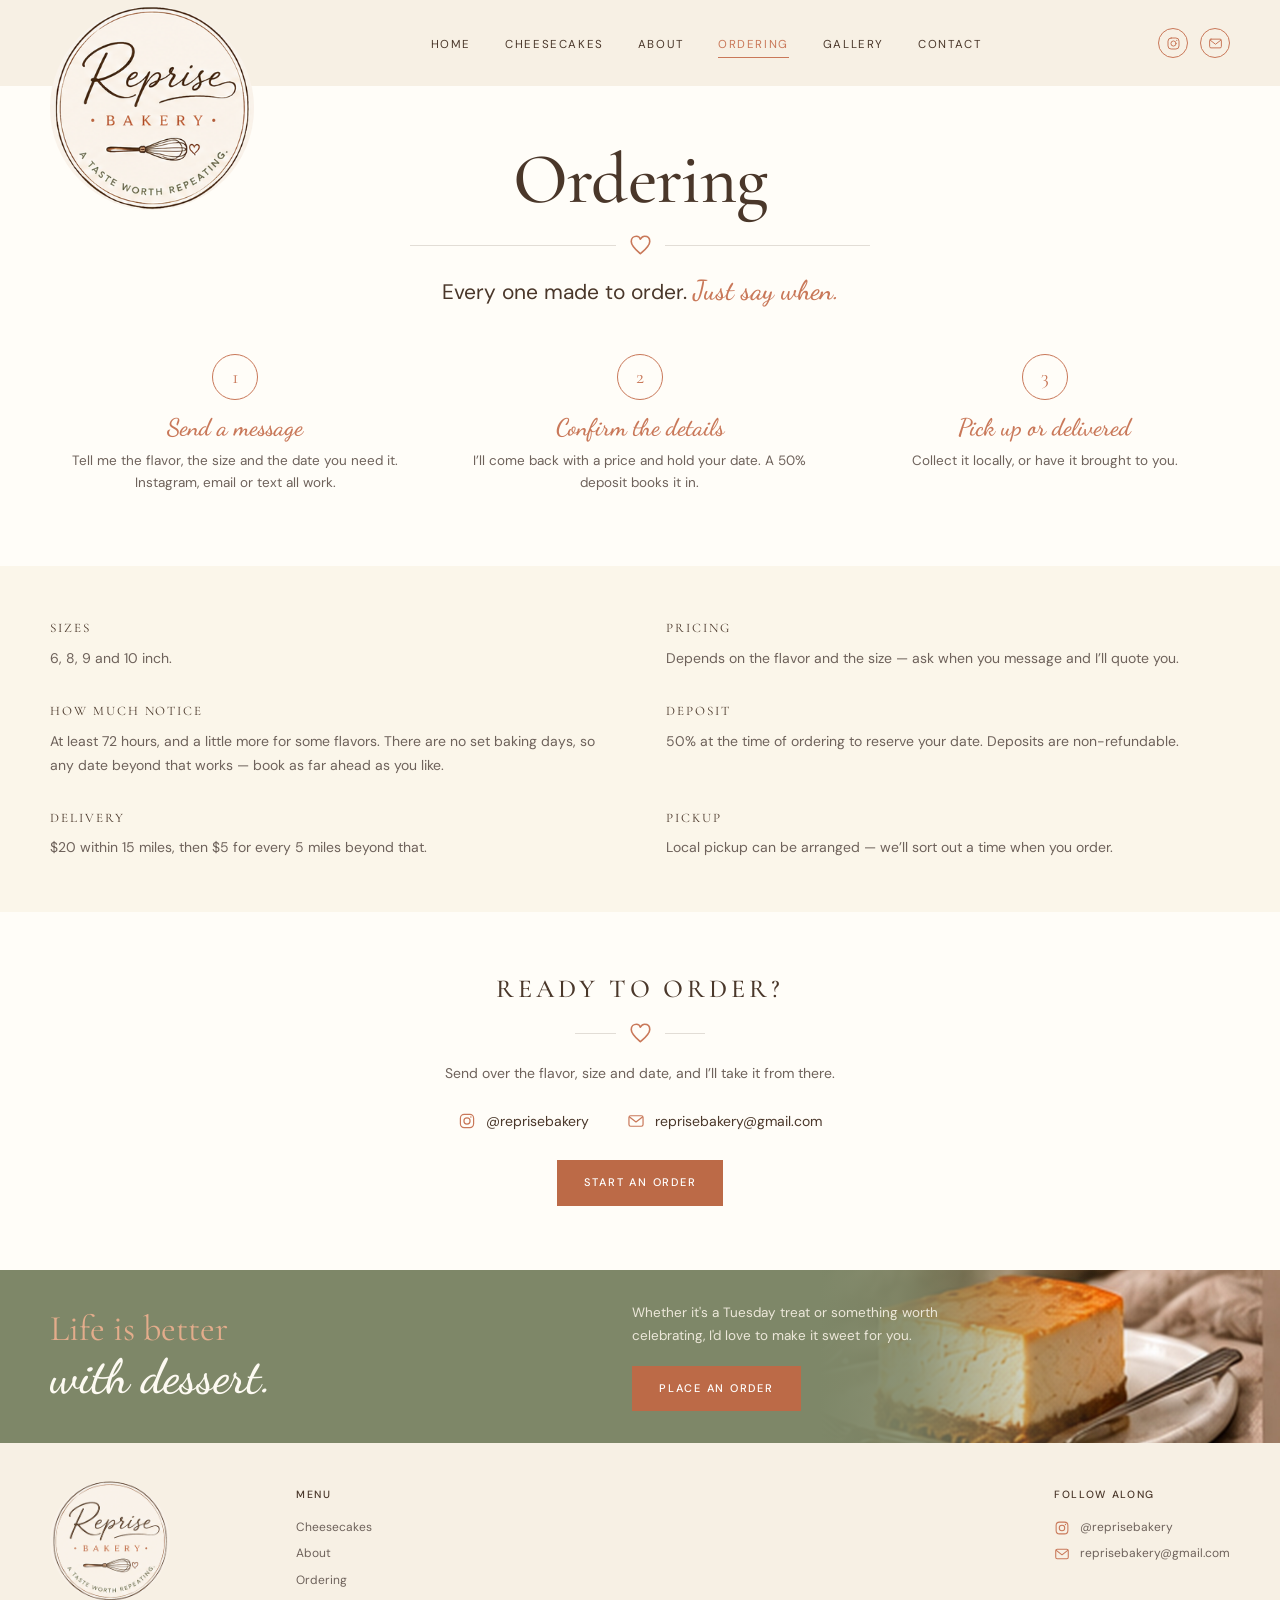
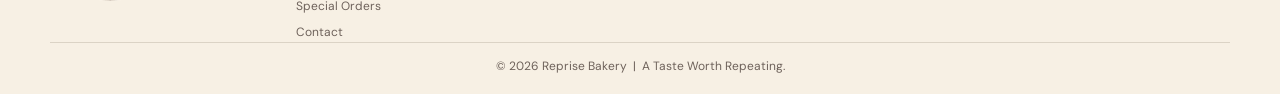
<file: ordering.html>
<!doctype html>
<html lang="en">
<head>
<meta charset="utf-8">
<meta name="viewport" content="width=device-width,initial-scale=1">
<title>Ordering | Reprise Bakery</title>
<meta name="description" content="How to order from Reprise Bakery — 6, 8, 9 and 10 inch cheesecakes, 72 hours' notice, local pickup or delivery within 15 miles.">
<link rel="icon" href="assets/favicon.svg" type="image/svg+xml">
<link rel="alternate icon" href="assets/favicon-32.png" sizes="32x32">
<link rel="apple-touch-icon" href="assets/apple-touch-icon.png">
<!-- Link preview for Instagram, Facebook, iMessage etc. og:url and og:image are
     absolute because most platforms ignore relative paths. If the site moves to
     its own domain, update the host in both. -->
<meta property="og:url" content="https://reprisebakery.com/ordering.html">
<meta property="og:type" content="website">
<meta property="og:site_name" content="Reprise Bakery">
<meta property="og:title" content="Ordering | Reprise Bakery">
<meta property="og:description" content="How to order from Reprise Bakery — 6, 8, 9 and 10 inch cheesecakes, 72 hours' notice, local pickup or delivery within 15 miles.">
<meta property="og:image" content="https://reprisebakery.com/assets/card-classic-new-york.jpg">
<meta property="og:image:alt" content="A Reprise Bakery cheesecake">
<meta name="twitter:card" content="summary_large_image">
<link rel="preconnect" href="https://fonts.googleapis.com">
<link rel="preconnect" href="https://fonts.gstatic.com" crossorigin>
<link href="https://fonts.googleapis.com/css2?family=Cormorant+Garamond:wght@400;500;600&family=DM+Sans:opsz,wght@9..40,400;9..40,500&family=Dancing+Script:wght@500;600;700&display=swap" rel="stylesheet">
<link rel="stylesheet" href="assets/site.css">
</head>
<body class="page-ordering">

<svg style="display:none" aria-hidden="true">
  <!-- vector line art shipped with the mock: assets/icons/*.svg -->
  <symbol id="i-heart" viewBox="18 7 85 81">
    <path class="icon" d="M60 83C47 71 23 52 23 33 23 20 33 12 44 12c8 0 14 5 16 12 4-7 9-12 17-12 12 0 21 8 21 21 0 19-25 38-38 50Z"/>
  </symbol>
  <symbol id="i-whisk-heart" viewBox="0 0 200 160">
    <g class="icon">
      <path d="M35 110 L78 55"/><path d="M75 58C93 37 113 40 128 55 111 67 96 82 80 99"/>
      <path d="M86 49C98 56 107 63 114 74"/><path d="M97 44C111 50 121 59 128 69"/>
      <path d="M48 122c5-10 16-10 22-1 6-10 18-7 18 3 0 10-12 19-19 25-7-6-21-14-21-27Z"/>
    </g>
  </symbol>
  <symbol id="i-stand" viewBox="0 0 200 160">
    <g class="icon">
      <ellipse cx="100" cy="55" rx="42" ry="11"/><path d="M58 55V84c0 11 84 11 84 0V55"/>
      <path d="M87 95V113"/><path d="M113 95V113"/><ellipse cx="100" cy="120" rx="47" ry="9"/>
    </g>
  </symbol>
  <symbol id="i-bowl" viewBox="0 0 200 160">
    <g class="icon">
      <path d="M52 79H148c-5 33-24 49-48 49S57 112 52 79Z"/>
      <path d="M98 77 L132 41"/><path d="M107 71c11-14 23-17 34-9"/>
      <path d="M84 95c5-9 15-9 20-1 6-10 18-7 18 3 0 12-13 19-18 25-7-6-20-14-20-27Z"/>
      <path d="M66 41c5-11 16-12 22-2 6-11 19-9 22 2-2 12-15 20-22 26-8-6-21-13-22-26Z"/>
      <path d="M119 28c4-9 13-8 17 0 5-9 15-7 16 2-2 9-11 14-16 18-5-4-16-9-17-20Z"/>
    </g>
  </symbol>
  <symbol id="i-heart-lg" viewBox="0 0 200 160">
    <path class="icon" d="M100 137C80 118 43 89 43 57 43 38 56 27 72 27c13 0 23 8 28 20 5-12 15-20 28-20 17 0 30 11 30 30 0 32-38 61-58 80Z"/>
  </symbol>
  <symbol id="i-bag" viewBox="0 0 200 160">
    <g class="icon">
      <path d="M62 51H138l6 86H56Z"/><path d="M78 51c0-22 10-32 22-32s22 10 22 32"/>
      <path d="M83 83c5-10 15-10 20-1 6-10 18-7 18 4 0 12-12 19-18 25-7-6-20-14-20-28Z"/>
    </g>
  </symbol>
  <symbol id="i-story-bowl" viewBox="0 0 120 100">
    <g class="icon"><path d="M20 44H91c-4 29-18 40-35 40S25 73 20 44Z"/><path d="M57 41 L82 17"/></g>
  </symbol>
  <symbol id="i-story-heart" viewBox="0 0 120 100">
    <path class="icon" d="M60 83C47 71 23 52 23 33 23 20 33 12 44 12c8 0 14 5 16 12 4-7 9-12 17-12 12 0 21 8 21 21 0 19-25 38-38 50Z"/>
  </symbol>
  <symbol id="i-story-whisk" viewBox="0 0 120 100">
    <g class="icon">
      <path d="M17 79 L49 46"/><path d="M47 48c12-15 27-13 37-2-13 10-24 22-34 32"/>
      <path d="M57 40c8 4 14 10 19 17"/><path d="M67 36c9 4 15 10 20 16"/>
      <path d="M21 84c3-6 10-6 14 0 4-7 12-5 12 2 0 6-7 11-12 14-4-3-14-8-14-16Z"/>
    </g>
  </symbol>
  <symbol id="i-instagram" viewBox="0 0 24 24">
    <g class="icon">
      <rect x="3.2" y="3.2" width="17.6" height="17.6" rx="5"/>
      <circle cx="12" cy="12" r="4.1"/>
      <circle cx="17.2" cy="6.8" r="1" fill="currentColor" stroke="none"/>
    </g>
  </symbol>
  <symbol id="i-mail" viewBox="0 0 24 24">
    <g class="icon">
      <rect x="2.6" y="5" width="18.8" height="14" rx="2.2"/>
      <path d="m3.4 6.6 8.6 6.6 8.6-6.6"/>
    </g>
  </symbol>
</svg>

<header class="site-header">
  <div class="container nav">
    <a class="brand" href="index.html" aria-label="Reprise Bakery — home"><span class="badge"></span></a>
    <ul class="navlinks">
      <li><a href="index.html">Home</a></li>
      <li><a href="cheesecakes.html">Cheesecakes</a></li>
      <li><a href="about.html">About</a></li>
      <li><a class="active" href="ordering.html">Ordering</a></li>
      <li><a href="gallery.html">Gallery</a></li>
      <li><a href="ordering.html#contact">Contact</a></li>
    </ul>
    <div class="nav-icons">
      <a href="https://instagram.com/reprisebakery" aria-label="Instagram"><svg><use href="#i-instagram"/></svg></a>
      <a href="mailto:reprisebakery@gmail.com" aria-label="Email us"><svg><use href="#i-mail"/></svg></a>
    </div>
  </div>
</header>

<main id="top">

<section class="container menu-head">
  <h1>Ordering</h1>
  <div class="rule"><svg><use href="#i-heart"/></svg></div>
  <p class="tagline">Every one made to order. <em>Just say when.</em></p>
</section>

<section class="container">
  <ul class="order-steps">
    <li>
      <span class="n">1</span>
      <h3>Send a message</h3>
      <p>Tell me the flavor, the size and the date you need it. Instagram, email
        or text all work.</p>
    </li>
    <li>
      <span class="n">2</span>
      <h3>Confirm the details</h3>
      <p>I&rsquo;ll come back with a price and hold your date. A 50% deposit books it in.</p>
    </li>
    <li>
      <span class="n">3</span>
      <h3>Pick up or delivered</h3>
      <p>Collect it locally, or have it brought to you.</p>
    </li>
  </ul>
</section>

<section class="order-facts">
  <div class="container">
    <dl>
      <div>
        <dt>Sizes</dt>
        <dd>6, 8, 9 and 10 inch.</dd>
      </div>
      <div>
        <dt>Pricing</dt>
        <dd>Depends on the flavor and the size &mdash; ask when you message and
          I&rsquo;ll quote you.</dd>
      </div>
      <div>
        <dt>How much notice</dt>
        <dd>At least 72 hours, and a little more for some flavors. There are no set
          baking days, so any date beyond that works &mdash; book as far ahead as you like.</dd>
      </div>
      <div>
        <dt>Deposit</dt>
        <dd>50% at the time of ordering to reserve your date. Deposits are
          non-refundable.</dd>
      </div>
      <div>
        <dt>Delivery</dt>
        <dd>$20 within 15 miles, then $5 for every 5 miles beyond that.</dd>
      </div>
      <div>
        <dt>Pickup</dt>
        <dd>Local pickup can be arranged &mdash; we&rsquo;ll sort out a time when you order.</dd>
      </div>
    </dl>
  </div>
</section>

<section class="container order-contact" id="contact">
  <h2>Ready to order?</h2>
  <div class="rule"><svg><use href="#i-heart"/></svg></div>
  <p>Send over the flavor, size and date, and I&rsquo;ll take it from there.</p>
  <ul>
    <li><span class="ico"><svg><use href="#i-instagram"/></svg></span>
        <a href="https://instagram.com/reprisebakery">@reprisebakery</a></li>
    <li><span class="ico"><svg><use href="#i-mail"/></svg></span>
        <a href="mailto:reprisebakery@gmail.com">reprisebakery@gmail.com</a></li>
  </ul>
  <a class="btn btn-terra" href="mailto:reprisebakery@gmail.com">Start an Order</a>
</section>

<section class="band" id="order">
  <div class="band-media" role="img" aria-label="A slice of Reprise cheesecake on a plate"></div>
  <div class="container band-inner">
    <h2><span class="l1">Life is better</span><span class="l2">with dessert.</span></h2>
    <div>
      <p>Whether it's a Tuesday treat or something worth celebrating,
        I'd love to make it sweet for you.</p>
      <a class="btn btn-terra" href="mailto:reprisebakery@gmail.com">Place an Order</a>
    </div>
  </div>
</section>

</main>

<footer class="site-footer">
  <div class="container">
    <div class="footer-grid">
      <div class="footer-brand"><span class="badge"></span></div>
      <div>
        <h4>Menu</h4>
        <ul>
          <li><a href="cheesecakes.html">Cheesecakes</a></li>
          <li><a href="about.html">About</a></li>
          <li><a href="ordering.html">Ordering</a></li>
          <li><a href="ordering.html">Special Orders</a></li>
          <li><a href="ordering.html#contact">Contact</a></li>
        </ul>
      </div>
      <div>
        <h4>Follow Along</h4>
        <ul class="contact-list">
          <li><span class="ico"><svg><use href="#i-instagram"/></svg></span>
              <a href="https://instagram.com/reprisebakery">@reprisebakery</a></li>
          <li><span class="ico"><svg><use href="#i-mail"/></svg></span>
              <a href="mailto:reprisebakery@gmail.com">reprisebakery@gmail.com</a></li>
        </ul>
      </div>
    </div>
    <p class="colophon">&copy; 2026 Reprise Bakery &nbsp;|&nbsp; A Taste Worth Repeating.</p>
  </div>
</footer>

</body>
</html>
</file>
<file: assets/site.css>
:root{
  /* palette per assets/BRAND_SPEC.txt */
  --brown:#4A372A;
  --brown-soft:#6E625B;
  --terracotta:#C97859;
  --terracotta-deep:#BC6A47;   /* deepened for filled buttons */
  --sage:#8D9675;
  --olive:#7E8768;             /* deepened sage for the order band */
  --caramel:#C89B68;
  --cream:#F7F0E4;
  --cream-lite:#FBF6EA;
  --paper:#FFFDF8;
  --line:rgba(74,55,42,.16);
  --serif:"Cormorant Garamond",Georgia,serif;
  --sans:"DM Sans",-apple-system,BlinkMacSystemFont,"Segoe UI",sans-serif;
  --script:"Dancing Script","Snell Roundhand",cursive;
}
*{box-sizing:border-box}
html{scroll-behavior:smooth}
body{
  margin:0;background:var(--paper);color:var(--brown);
  font-family:var(--sans);font-size:15px;line-height:1.6;
  -webkit-font-smoothing:antialiased;
}
img{display:block;max-width:100%}
a{color:inherit;text-decoration:none}
.container{width:min(1180px,100% - 96px);margin-inline:auto}

/* ---------- shared bits ---------- */
.btn{
  display:inline-block;padding:13px 26px;
  font-size:11px;letter-spacing:.16em;text-transform:uppercase;font-weight:500;
  border:1px solid transparent;transition:filter .2s,background .2s;
}
.btn:hover{filter:brightness(1.08)}
.btn-sage{background:var(--sage);color:#fff}
.btn-terra{background:var(--terracotta-deep);color:#fff}

/* small uppercase underlined link used in the feature strip */
.tinylink{
  display:inline-block;font-size:9.5px;letter-spacing:.15em;text-transform:uppercase;
  color:var(--brown);border-bottom:1px solid var(--brown);padding-bottom:3px;
}
.tinylink:hover{color:var(--terracotta);border-color:var(--terracotta)}

/* heart-between-rules divider */
.rule{display:flex;align-items:center;justify-content:center;gap:14px}
.rule::before,.rule::after{content:"";height:1px;flex:1;background:var(--line)}
.rule svg{width:21px;height:20px;flex:none;color:var(--terracotta)}
.rule--left{justify-content:flex-start}
.rule--left::before{display:none}

.icon{fill:none;stroke:currentColor;
  stroke-width:1.6;stroke-linecap:round;stroke-linejoin:round;
  vector-effect:non-scaling-stroke}
/* the sprite <svg> carries no viewBox of its own, so it must be sized here */
.ico svg{display:block;width:100%;height:100%}

/* the logo badge, cropped out of the source design sheet */
.badge{
  --s:150px;display:block;
  width:var(--s);height:var(--s);flex:none;border-radius:50%;
  background-image:url("reprise-logo.png");
  background-repeat:no-repeat;
  background-size:calc(var(--s) * 1.3158) calc(var(--s) * 1.1930);
  background-position:calc(var(--s) * -0.11579) calc(var(--s) * -0.16491);
}

/* ---------- header ---------- */
.site-header{background:var(--cream);position:relative;z-index:5}
.nav{
  display:flex;align-items:center;gap:40px;
  height:86px;
}
.brand{flex:none;align-self:flex-start;margin-top:6px}
.brand .badge{--s:204px;margin-bottom:-118px} /* overhangs into the hero */
.navlinks{
  display:flex;gap:34px;list-style:none;margin:0;padding:0;
  flex:1;justify-content:center;
}
.navlinks a{
  font-size:11.5px;letter-spacing:.14em;text-transform:uppercase;
  padding-bottom:5px;border-bottom:1px solid transparent;
}
.navlinks a:hover{color:var(--terracotta)}
.navlinks .active{color:var(--terracotta);border-bottom-color:var(--terracotta)}
.nav-icons{display:flex;gap:12px;flex:none}
.nav-icons a{
  width:30px;height:30px;border:1px solid var(--terracotta);border-radius:50%;
  display:grid;place-items:center;color:var(--terracotta);
}
.nav-icons svg{width:15px;height:15px}
.nav-icons a:hover{background:var(--terracotta);color:#fff}

/* ---------- hero ---------- */
.hero{position:relative;background:var(--cream);overflow:hidden}
.hero-media{
  position:absolute;inset:0 0 0 42%;
  background:url("hero-cheesecake.jpg") center 48%/cover no-repeat;
}
.hero-media::before{
  content:"";position:absolute;inset:0;
  background:linear-gradient(90deg,var(--cream) 0%,rgba(247,240,228,.90) 12%,rgba(247,240,228,0) 42%);
}
.hero-inner{position:relative;z-index:2;min-height:560px;display:flex;align-items:center}
.hero-copy{
  width:41%;padding:56px 0 64px;text-align:center;
}
.hero h1{margin:0;font-weight:400;line-height:.9}
.hero h1 .l1{
  display:block;font-family:var(--serif);font-size:clamp(54px,6.6vw,90px);
  letter-spacing:-.02em;padding-left:.55em;
}
.hero h1 .l2{
  display:block;font-family:var(--script);color:var(--terracotta);
  font-size:clamp(58px,7vw,96px);font-weight:600;line-height:1.05;
  margin:-.06em -.5em 0;
}
.hero .rule{width:210px;margin:22px auto 20px}
.hero-sub{
  margin:0 auto 24px;max-width:358px;font-size:14.5px;line-height:1.62;color:var(--brown);
}
.hero-card{
  position:absolute;z-index:3;left:39%;bottom:44px;width:270px;
  border:1px solid var(--terracotta);background:var(--cream);
  padding:26px 22px 20px;text-align:center;
}
.hero-card .heart{
  position:absolute;top:-11px;left:50%;transform:translateX(-50%);
  background:var(--cream);padding:0 9px;color:var(--terracotta);
  width:38px;height:22px;display:grid;place-items:center;
}
.hero-card .heart svg{width:21px;height:20px}
.hero-card p{margin:0;font-size:13px;line-height:1.7;color:var(--brown-soft)}
.hero-card .sig{
  display:block;font-family:var(--script);font-size:24px;font-weight:600;
  color:var(--terracotta);margin-top:6px;line-height:1.2;
}

/* ---------- feature strip ---------- */
.strip{
  background:var(--cream-lite);
  border-top:1px solid var(--line);border-bottom:1px solid var(--line);
  display:grid;grid-template-columns:repeat(5,1fr);
}
.strip article{
  padding:38px 26px 32px;text-align:center;
  border-right:1px solid var(--line);
  display:flex;flex-direction:column;align-items:center;
}
.strip article:last-child{border-right:0}
.strip .ico{width:66px;height:53px;color:var(--terracotta);margin-bottom:12px}
.strip h3{
  font-family:var(--script);font-weight:600;color:var(--terracotta);
  font-size:23px;line-height:1.15;margin:0 0 10px;
}
.strip p{margin:0 0 16px;font-size:12.5px;line-height:1.6;color:var(--brown-soft);max-width:190px}
.strip .tinylink{margin-top:auto}

/* ---------- section scaffolding ---------- */
.section{padding:52px 0}
.section-head{text-align:center;margin-bottom:30px}
.section-head h2{
  font-family:var(--serif);font-weight:500;font-size:26px;
  letter-spacing:.19em;text-transform:uppercase;margin:0;
}
.section-head .rule{width:120px;margin:14px auto 12px}
.section-head .kicker{font-size:12.5px;color:var(--brown-soft);margin:0}

/* ---------- flavors ---------- */
.flavors{background:var(--cream-lite)}
.flavor-grid{display:grid;grid-template-columns:repeat(5,1fr);gap:22px}
.flavor{text-align:center}
.flavor .shot{position:relative;aspect-ratio:1/.82;overflow:hidden}
/* the supplied shots have the mock's caption burned into the bottom ~10%; crop it away */
.flavor .shot img{position:absolute;top:0;left:0;width:100%;height:113%;
  object-fit:cover;object-position:center top}
.flavor .shot img.shift-left{object-position:25% top}
/* seasonal flag on the home-page favourites strip, matching the menu page */
.flavor .tag-seasonal{
  position:absolute;top:0;left:0;
  background:var(--terracotta-deep);color:#fff;
  padding:6px 11px;font-size:9px;letter-spacing:.13em;text-transform:uppercase;
}
.flavor .tag{
  position:absolute;top:10px;right:10px;
  width:34px;height:34px;border-radius:50%;background:var(--sage);color:#fff;
  display:grid;place-items:center;font-size:8.5px;letter-spacing:.09em;text-transform:uppercase;
}
.flavor h3{
  font-family:var(--serif);font-size:13px;letter-spacing:.16em;text-transform:uppercase;
  font-weight:600;margin:16px 0 2px;
}
.flavor .script{
  font-family:var(--script);color:var(--terracotta);font-size:23px;font-weight:600;line-height:1.15;
}
.flavor p{margin:7px 0 0;font-size:12px;line-height:1.6;color:var(--brown-soft)}
.promise{
  max-width:660px;margin:34px auto 0;text-align:center;
  font-size:14px;line-height:1.75;color:var(--brown-soft);
}
.flavors .cta-row{text-align:center;margin-top:26px}

/* ---------- story ---------- */
.story{background:var(--paper);padding:52px 0}
.story-grid{display:grid;grid-template-columns:1fr 1.08fr .62fr;gap:44px;align-items:center}
.story-photo{position:relative;align-self:stretch;min-height:320px;overflow:hidden}
/* portrait of Jamie — shown full frame, she is the subject here */
.story-photo img{position:absolute;inset:0;width:100%;height:100%;object-fit:cover;
  object-position:58% center}
.story-copy h2{margin:0;font-weight:400;line-height:1.02}
.story-copy h2 .l1{display:block;font-family:var(--serif);font-size:38px}
.story-copy h2 .l2{
  display:block;font-family:var(--script);color:var(--terracotta);
  font-size:40px;font-weight:600;margin-top:2px;
}
.story-copy .rule{width:180px;margin:16px 0 20px}
.story-copy p{margin:0 0 22px;font-size:13.5px;line-height:1.8;color:var(--brown-soft)}
.story-points{
  border-left:1px solid var(--line);padding-left:34px;
  display:grid;gap:26px;
}
.story-points li{display:flex;gap:14px;align-items:center;list-style:none}
.story-points .ico{width:42px;height:35px;flex:none;color:var(--terracotta)}
.story-points span{font-size:12.5px;line-height:1.55;color:var(--brown-soft)}
.story-points ul{margin:0;padding:0}

/* ---------- cta band ---------- */
.band{position:relative;background:var(--olive);color:#F6F1E6;overflow:hidden}
.band-media{
  position:absolute;inset:0 0 0 64%;
  /* zoomed and right-anchored so the burned-in script on the left is cropped out */
  background:url("cta-slice.jpg") 100% 50%/195% auto no-repeat;
}
.band-media::before{
  content:"";position:absolute;inset:0;
  background:linear-gradient(90deg,var(--olive) 0%,rgba(126,135,104,.88) 20%,rgba(126,135,104,0) 62%);
}
.band-inner{
  position:relative;z-index:2;display:grid;grid-template-columns:.9fr 1fr;
  gap:44px;align-items:center;min-height:172px;padding:32px 0;
}
.band h2{margin:0;font-weight:400;line-height:1.08}
.band h2 .l1{display:block;font-family:var(--serif);font-size:36px;color:#E3AC8B}
.band h2 .l2{display:block;font-family:var(--script);font-weight:600;font-size:48px;color:#FDFAF2;margin-top:2px}
.band p{margin:0 0 18px;font-size:13.5px;line-height:1.7;color:#EDE8DA;max-width:330px}

/* ---------- footer ---------- */
.site-footer{background:var(--cream);padding:38px 0 18px}
/* three columns since the newsletter came out: brand, menu, contact at the edge */
.footer-grid{display:grid;grid-template-columns:190px 1fr auto;gap:56px;align-items:start}
.footer-brand .badge{--s:120px;opacity:.85}
.site-footer h4{
  font-size:10.5px;letter-spacing:.16em;text-transform:uppercase;
  margin:6px 0 14px;font-weight:500;
}
.site-footer ul{list-style:none;margin:0;padding:0;display:grid;gap:7px}
.site-footer li,.site-footer p{font-size:12px;color:var(--brown-soft);margin:0}
.site-footer a:hover{color:var(--terracotta)}
.contact-list li{display:flex;align-items:center;gap:10px}
.contact-list .ico{width:16px;height:16px;flex:none;color:var(--terracotta)}
.colophon{
  margin-top:26px;padding-top:14px;border-top:1px solid var(--line);
  text-align:center;font-size:11px;color:var(--brown-soft);
}

/* ---------- responsive ---------- */
@media (max-width:1080px){
  /* keep the nav on one line as the bar narrows */
  .nav{gap:24px}
  .brand .badge{--s:156px;margin-bottom:-86px}
  .navlinks{gap:22px}
  .navlinks a{font-size:10.5px;letter-spacing:.1em}
  .strip{grid-template-columns:repeat(3,1fr)}
  .strip article:nth-child(3n){border-right:0}
  .strip article:nth-child(-n+3){border-bottom:1px solid var(--line)}
  .flavor-grid{grid-template-columns:repeat(3,1fr)}
  .story-grid{grid-template-columns:1fr 1fr;gap:32px}
  .story-points{grid-column:1/-1;border-left:0;border-top:1px solid var(--line);
    padding:26px 0 0;grid-auto-flow:column;grid-template-columns:repeat(3,1fr)}
}
@media (max-width:860px){
  .container{width:min(1180px,100% - 48px)}
  .nav{height:80px;gap:18px}
  .brand .badge{--s:124px;margin-bottom:-58px}
  .hero-media{inset:0 0 0 46%}
  .hero-copy{width:52%}
  .hero-card{position:relative;width:auto;max-width:300px;margin:0 auto;inset:auto}
  .band-inner{grid-template-columns:1fr}
  .band-media{inset:auto 0 0 0;height:38%}
  .band-media::before{background:linear-gradient(0deg,rgba(126,135,104,0) 40%,var(--olive) 100%)}
  .footer-grid{grid-template-columns:1fr 1fr;gap:30px}
}
@media (max-width:720px){
  /* below this the six links no longer fit; every one is a same-page anchor */
  .navlinks{display:none}
  .brand .badge{--s:118px;margin-bottom:-52px}
  .nav-icons{margin-left:auto}
}
@media (max-width:620px){
  .strip{grid-template-columns:1fr}
  .strip article{border-right:0;border-bottom:1px solid var(--line)}
  .flavor-grid{grid-template-columns:1fr 1fr;gap:16px}
  /* stack the hero: copy, then quote card, then photo */
  .hero{background:var(--cream);display:flex;flex-direction:column}
  .hero-inner{order:1;min-height:0}
  .hero-copy{width:100%;padding:30px 0 4px}
  /* the script line hangs outside its box; rein it in so the page never scrolls sideways */
  .hero h1 .l1{font-size:clamp(44px,13vw,58px);padding-left:0}
  .hero h1 .l2{font-size:clamp(46px,13.6vw,62px);margin-left:0;margin-right:0}
  .hero-card{order:2;position:relative;inset:auto;width:auto;max-width:320px;margin:26px auto 30px}
  .hero-media{order:3;position:static;inset:auto;height:290px}
  .hero-media::before{display:none}
  .story-grid{grid-template-columns:1fr}
  .story-points{grid-auto-flow:row;grid-template-columns:1fr}
  .footer-grid{grid-template-columns:1fr}
}

/* ============================================================
   MENU PAGE — "Our Cheesecakes"
   ============================================================ */
.menu-head{text-align:center;padding:56px 0 6px}
.menu-head h1{
  font-family:var(--serif);font-weight:500;margin:0;
  font-size:clamp(42px,5.6vw,72px);line-height:1.05;letter-spacing:-.01em;
}
.menu-head .rule{width:min(460px,86%);margin:18px auto 14px}
.menu-head .tagline{margin:0;font-size:clamp(16px,1.7vw,21px);color:var(--brown)}
.menu-head .tagline em{
  font-family:var(--script);font-style:normal;font-weight:600;
  color:var(--terracotta);font-size:1.3em;white-space:nowrap;
}

.menu-grid{
  display:grid;grid-template-columns:repeat(3,1fr);gap:30px;
  padding:34px 0 64px;
}
.cake{
  position:relative;background:var(--paper);border-radius:10px;overflow:hidden;
  box-shadow:0 2px 12px rgba(74,55,42,.07);
  display:flex;flex-direction:column;
}
.cake .shot{position:relative;aspect-ratio:1.55;overflow:hidden;background:var(--cream-lite)}
.cake .shot img{width:100%;height:100%;object-fit:cover;object-position:center;display:block}
/* the tiramisu and thai tea shots carry a SEASONAL flag burned into their top-left
   corner, so anchor those left to keep the flag whole and flush to the card edge */
.cake .shot img.flag-left{object-position:left top}

.cake-body{padding:22px 20px 28px;text-align:center;flex:1}
.cake-body h2{
  font-family:var(--serif);font-weight:500;margin:0;
  font-size:17px;letter-spacing:.13em;text-transform:uppercase;
}
.cake-body .rule{width:74px;margin:9px auto 11px}
.cake-body .rule svg{width:17px;height:16px}
.cake-body p{margin:0;font-size:13.5px;line-height:1.6;color:var(--brown-soft)}

.cake .tag-new{
  position:absolute;right:18px;bottom:22px;
  width:46px;height:46px;border-radius:50%;background:var(--sage);color:#fff;
  display:grid;place-items:center;
  font-size:9.5px;letter-spacing:.1em;text-transform:uppercase;
}
.cake .tag-seasonal{
  position:absolute;top:0;left:0;
  background:var(--terracotta-deep);color:#fff;
  padding:8px 15px;font-size:10px;letter-spacing:.14em;text-transform:uppercase;
}

@media (max-width:1080px){
  .menu-grid{grid-template-columns:repeat(2,1fr);gap:26px}
}
@media (max-width:620px){
  .menu-head{padding:40px 0 4px}
  .menu-grid{grid-template-columns:1fr;gap:22px;padding-bottom:46px}
  /* full-width cards give the description a single long line, which the
     caption-corner badge would sit on top of — move it onto the photo */
  .cake .tag-new{top:14px;right:14px;bottom:auto}
}

/* ============================================================
   GALLERY PAGE — "From the Kitchen"
   ============================================================ */
.gallery{columns:3;column-gap:24px;padding:34px 0 64px}
.gallery figure{
  break-inside:avoid;margin:0 0 24px;background:var(--paper);
  border-radius:10px;overflow:hidden;box-shadow:0 2px 12px rgba(74,55,42,.07);
}
.gallery img{width:100%;height:auto;display:block}
/* framed to the cake — shows the lower 70% of the source (1050x1400 -> 1050x980) */
.gallery figure.crop-top img{
  aspect-ratio:1050/980;height:auto;object-fit:cover;object-position:center bottom;
}
.gallery figcaption{
  padding:14px 18px 18px;text-align:center;
  font-size:13px;line-height:1.6;color:var(--brown-soft);
}
.gallery figcaption b{
  display:block;font-family:var(--serif);font-weight:500;color:var(--brown);
  font-size:15px;letter-spacing:.11em;text-transform:uppercase;margin-bottom:6px;
}
/* shown only if none of the photos have been added yet */
.gallery-empty{
  max-width:560px;margin:10px auto 70px;padding:30px 28px;text-align:center;
  border:1px dashed var(--terracotta);border-radius:10px;color:var(--brown-soft);
  font-size:14px;line-height:1.7;
}
.gallery-empty b{display:block;font-size:15px;color:var(--brown);margin-bottom:8px}
.gallery-empty code{
  font-family:ui-monospace,SFMono-Regular,Menlo,monospace;font-size:12.5px;
  background:var(--cream);padding:2px 6px;border-radius:3px;
}
@media (max-width:1080px){ .gallery{columns:2} }
@media (max-width:620px){ .gallery{columns:1;column-gap:0;padding-bottom:46px} }

/* ============================================================
   ABOUT PAGE
   ============================================================ */
.about-lead{
  display:grid;grid-template-columns:1fr 1.08fr;gap:52px;align-items:center;
  padding:24px 0 60px;
}
.about-lead .shot{position:relative;border-radius:10px;overflow:hidden;
  box-shadow:0 2px 14px rgba(74,55,42,.08)}
.about-lead .shot img{width:100%;height:100%;display:block;object-fit:cover}
.about-lead p{margin:0 0 18px;font-size:14.5px;line-height:1.85;color:var(--brown-soft)}
.about-lead p.lead{
  font-family:var(--serif);font-size:23px;line-height:1.5;color:var(--brown);
  margin-bottom:22px;
}
.about-lead .sign{
  display:block;font-family:var(--script);font-weight:600;font-size:30px;
  color:var(--terracotta);margin-top:26px;line-height:1.2;
}

.about-promise{background:var(--cream-lite);padding:56px 0}
.about-promise .inner{
  display:grid;grid-template-columns:1.05fr 1fr;gap:52px;align-items:center;
}
/* framed to the apron, hands and cheesecake — shows the lower 66% of the source */
.about-promise .shot{border-radius:10px;overflow:hidden;aspect-ratio:1536/676;
  box-shadow:0 2px 14px rgba(74,55,42,.08)}
.about-promise .shot img{width:100%;height:100%;display:block;
  object-fit:cover;object-position:center bottom}
.about-promise h2{
  font-family:var(--serif);font-weight:500;margin:0 0 6px;
  font-size:26px;letter-spacing:.15em;text-transform:uppercase;
}
.about-promise .rule{width:130px;margin:12px 0 18px}
.about-promise .rule::before{display:none}
.about-promise p{margin:0;font-size:14.5px;line-height:1.85;color:var(--brown-soft)}

.about-values{padding:56px 0 64px}
.about-values ul{
  list-style:none;margin:0;padding:0;
  display:grid;grid-template-columns:repeat(3,1fr);gap:44px;text-align:center;
}
.about-values .ico{
  width:62px;height:50px;margin:0 auto 14px;display:block;color:var(--terracotta);
}
.about-values h3{
  font-family:var(--script);font-weight:600;color:var(--terracotta);
  font-size:23px;margin:0 0 8px;line-height:1.15;
}
.about-values p{margin:0;font-size:13px;line-height:1.7;color:var(--brown-soft)}

@media (max-width:900px){
  .about-lead,.about-promise .inner{grid-template-columns:1fr;gap:32px}
  .about-promise .inner .shot{order:2}
  .about-values ul{grid-template-columns:1fr;gap:34px}
}

/* the name story on the about page */
.name-story{max-width:620px;margin:0 auto;padding:0 0 58px;text-align:center}
.name-story .rule{width:150px;margin:0 auto 20px}
.name-story p{
  margin:0;font-family:var(--serif);font-size:21px;line-height:1.62;color:var(--brown);
}
.name-story em{
  font-family:var(--script);font-style:normal;font-weight:600;
  color:var(--terracotta);font-size:1.25em;
}
@media (max-width:620px){ .name-story p{font-size:18px} }

/* ============================================================
   ORDERING PAGE
   ============================================================ */
.order-steps{
  display:grid;grid-template-columns:repeat(3,1fr);gap:34px;
  padding:20px 0 56px;
}
.order-steps li{list-style:none;text-align:center}
.order-steps .n{
  display:grid;place-items:center;width:46px;height:46px;margin:0 auto 14px;
  border:1px solid var(--terracotta);border-radius:50%;
  font-family:var(--serif);font-size:20px;color:var(--terracotta);
}
.order-steps h3{
  font-family:var(--script);font-weight:600;color:var(--terracotta);
  font-size:24px;margin:0 0 8px;line-height:1.15;
}
.order-steps p{margin:0;font-size:13.5px;line-height:1.7;color:var(--brown-soft)}

.order-facts{background:var(--cream-lite);padding:52px 0}
.order-facts dl{
  display:grid;grid-template-columns:repeat(2,1fr);gap:30px 52px;margin:0;
}
.order-facts dt{
  font-family:var(--serif);font-size:13px;letter-spacing:.15em;text-transform:uppercase;
  margin-bottom:7px;
}
.order-facts dd{margin:0;font-size:14px;line-height:1.75;color:var(--brown-soft)}
.order-facts .note{
  grid-column:1/-1;margin:6px 0 0;padding-top:22px;border-top:1px solid var(--line);
  font-size:13px;line-height:1.75;color:var(--brown-soft);
}

.order-contact{padding:56px 0 64px;text-align:center}
.order-contact h2{
  font-family:var(--serif);font-weight:500;margin:0;
  font-size:26px;letter-spacing:.15em;text-transform:uppercase;
}
.order-contact .rule{width:130px;margin:14px auto 18px}
.order-contact p{margin:0 auto 24px;max-width:460px;font-size:14px;line-height:1.75;color:var(--brown-soft)}
.order-contact ul{
  list-style:none;margin:0 0 28px;padding:0;
  display:flex;justify-content:center;gap:38px;flex-wrap:wrap;
}
.order-contact li{display:flex;align-items:center;gap:10px;font-size:14px}
.order-contact .ico{width:18px;height:18px;flex:none;color:var(--terracotta)}

@media (max-width:820px){
  .order-steps{grid-template-columns:1fr;gap:30px;padding-bottom:44px}
  .order-facts dl{grid-template-columns:1fr;gap:24px}
  .order-contact ul{flex-direction:column;align-items:center;gap:14px}
}
</file>
